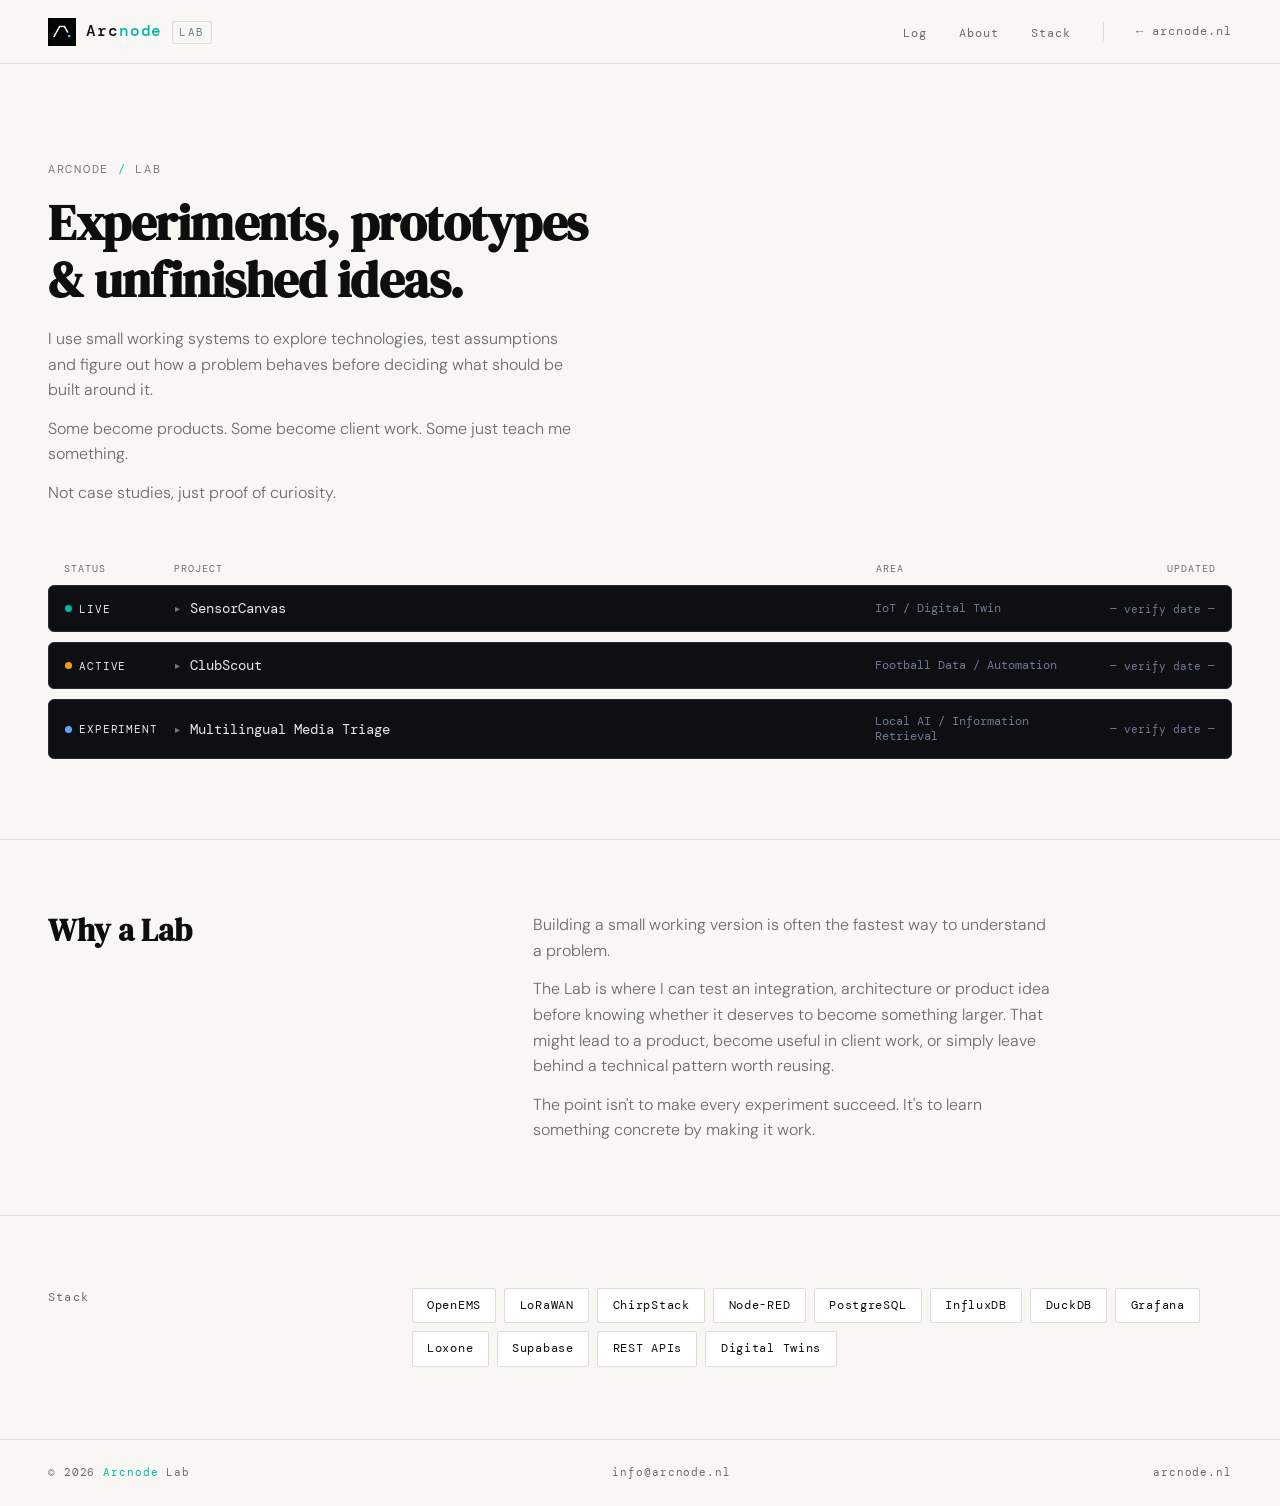
<file: index.html>
<!DOCTYPE html>
<html lang="en">
<head>
    <link rel="icon" type="image/png" href="/flavicon.ico">
    <link rel="apple-touch-icon" href="/flavicon.ico">

    <meta charset="UTF-8">
    <meta name="viewport" content="width=device-width, initial-scale=1.0">

    <title>ArcNode / Lab — Experiments, prototypes & unfinished ideas.</title>
    <meta name="description" content="Experiments, prototypes and unfinished ideas from ArcNode. Not case studies — proof of curiosity.">

    <meta property="og:title" content="ArcNode / Lab">
    <meta property="og:description" content="Experiments, prototypes and unfinished ideas.">
    <meta property="og:type" content="website">
    <meta property="og:url" content="https://lab.arcnode.nl">
    <meta property="og:image" content="https://arcnode.nl/flavicon.ico">

    <link rel="preconnect" href="https://fonts.googleapis.com">
    <link href="https://fonts.googleapis.com/css2?family=DM+Serif+Display:ital@0;1&family=DM+Mono:wght@300;400;500&family=DM+Sans:wght@300;400;500&display=swap" rel="stylesheet">

<style>
  :root {
    /* Shared with arcnode.nl — do not diverge without updating both sites */
    --bg: #f8f7f4;
    --fg: #0e0e0e;
    --teal: #00b8a9;
    --teal-light: #e0f7f5;
    --teal-dark: #007a6e;
    --muted: #6b6b6b;
    --border: #e0ddd8;
    --mono: 'DM Mono', monospace;
    --serif: 'DM Serif Display', serif;
    --sans: 'DM Sans', sans-serif;

    /* Lab-only — the dark panel from arcnode.nl's dashboard mock, promoted from decoration to primary surface */
    --panel: #0d0f12;
    --panel-head: #13171d;
    --panel-border: #252b36;
    --panel-line: #1a1f28;
    --panel-text: #e2e8f0;
    --panel-muted: #6b7a95;

    --live: #00b8a9;
    --active: #f59e0b;
    --experiment: #60a5fa;
    --archived: #6b7a95;
  }

  *, *::before, *::after { box-sizing: border-box; margin: 0; padding: 0; }
  html { scroll-behavior: smooth; }
  body {
    background: var(--bg);
    color: var(--fg);
    font-family: var(--sans);
    font-size: 16px;
    line-height: 1.6;
  }

  @media (prefers-reduced-motion: reduce) {
    * { animation-duration: 0.01ms !important; transition-duration: 0.01ms !important; }
  }

  a { color: inherit; }

  /* NAV */
  nav {
    position: sticky;
    top: 0; left: 0; right: 0;
    z-index: 100;
    display: flex;
    align-items: center;
    justify-content: space-between;
    padding: 1.1rem 3rem;
    background: rgba(248,247,244,0.92);
    backdrop-filter: blur(12px);
    border-bottom: 1px solid var(--border);
  }

  .nav-logo {
    display: flex;
    align-items: baseline;
    gap: 0.6rem;
    text-decoration: none;
  }

  .nav-logo img { height: 28px; width: 28px; object-fit: contain; align-self: center; }

  .nav-logo-text {
    font-family: var(--mono);
    font-size: 1.02rem;
    font-weight: 500;
    letter-spacing: 0.06em;
    color: var(--fg);
  }
  .nav-logo-text span { color: var(--teal); }

  .nav-lab-tag {
    font-family: var(--mono);
    font-size: 0.68rem;
    letter-spacing: 0.14em;
    color: var(--panel-muted);
    border: 1px solid var(--border);
    padding: 0.1rem 0.4rem;
    border-radius: 2px;
  }

  .nav-right { display: flex; align-items: center; gap: 2rem; }

  .nav-links { display: flex; gap: 2rem; list-style: none; }

  .nav-links a, .nav-home {
    font-family: var(--mono);
    font-size: 0.76rem;
    letter-spacing: 0.08em;
    color: var(--muted);
    text-decoration: none;
    transition: color 0.15s;
  }
  .nav-links a:hover, .nav-home:hover { color: var(--teal); }

  .nav-home {
    display: flex;
    align-items: center;
    gap: 0.4rem;
    border-left: 1px solid var(--border);
    padding-left: 2rem;
  }

  /* INTRO — a README header, not a hero */
  .intro {
    padding: 6rem 3rem 3.5rem;
    max-width: 760px;
  }

  .intro-mark {
    font-family: var(--mono);
    font-size: 0.78rem;
    letter-spacing: 0.14em;
    color: var(--muted);
    margin-bottom: 0.9rem;
  }
  .intro-mark span { color: var(--teal); }

  .intro h1 {
    font-family: var(--serif);
    font-size: clamp(2.1rem, 4vw, 3.1rem);
    line-height: 1.15;
    letter-spacing: -0.01em;
    margin-bottom: 1.1rem;
  }

  .intro p {
    color: var(--muted);
    font-weight: 300;
    max-width: 540px;
  }

  .intro p + p { margin-top: 0.8rem; }

  /* LOG — the centerpiece */
  .log-section { padding: 0 3rem 5rem; font-family: var(--mono); color: var(--panel-text); }

  .log-cols {
    display: grid;
    grid-template-columns: 110px 1fr 200px 140px;
    padding: 0 16px 8px;
    font-size: 10px;
    letter-spacing: 0.1em;
    color: var(--muted);
  }

  .log-list {
    display: flex;
    flex-direction: column;
    gap: 10px;
  }

  .log-block {
    background: var(--panel);
    border: 1px solid var(--panel-border);
    border-radius: 6px;
    overflow: hidden;
  }

  .log-row {
    display: grid;
    grid-template-columns: 110px 1fr 200px 140px;
    align-items: center;
    width: 100%;
    padding: 14px 16px;
    border: none;
    background: none;
    font-family: inherit;
    color: inherit;
    text-align: left;
    cursor: pointer;
    transition: background 0.15s;
  }
  .log-row:hover { background: var(--panel-head); }
  .log-block.is-open .log-row { border-bottom: 1px solid var(--panel-border); }

  .status {
    display: flex;
    align-items: center;
    gap: 7px;
    font-size: 11px;
    letter-spacing: 0.08em;
  }
  .status-dot { width: 7px; height: 7px; border-radius: 50%; flex-shrink: 0; }
  .status-dot.hollow { background: transparent; border: 1.5px solid var(--archived); }
  .status.live .status-dot { background: var(--live); }
  .status.active .status-dot { background: var(--active); }
  .status.experiment .status-dot { background: var(--experiment); }
  .status.archived { color: var(--panel-muted); }

  .log-project {
    font-size: 13.5px;
    color: var(--panel-text);
    display: flex;
    align-items: center;
    gap: 10px;
  }
  .log-project .caret {
    font-size: 10px;
    color: var(--panel-muted);
    transition: transform 0.2s;
    display: inline-block;
  }
  .log-row[aria-expanded="true"] .caret { transform: rotate(90deg); }

  .log-area { font-size: 11.5px; color: var(--panel-muted); }
  .log-updated { font-size: 11px; color: var(--panel-muted); text-align: right; }

  .log-detail {
    display: none;
    padding: 4px 16px 20px 40px;
  }
  .log-block.is-open .log-detail { display: block; }

  .log-detail p {
    font-family: var(--sans);
    font-size: 13px;
    line-height: 1.7;
    color: var(--panel-text);
    max-width: 560px;
    margin-bottom: 0.7rem;
  }

  .log-detail .todo-flag {
    font-family: var(--mono);
    font-size: 10.5px;
    color: var(--active);
    letter-spacing: 0.02em;
    margin-bottom: 0.7rem;
    max-width: 560px;
  }

  /* PREVIEW — treated as a lab artefact, not marketing imagery. No device mockups. */
  .preview { margin-bottom: 1.1rem; max-width: 560px; }
  .preview-label {
    font-family: var(--mono);
    font-size: 10px;
    letter-spacing: 0.08em;
    color: var(--panel-muted);
    margin-bottom: 6px;
  }
  .preview-box {
    aspect-ratio: 16 / 10;
    background: var(--panel-head);
    border: 1px dashed var(--panel-border);
    border-radius: 4px;
    display: flex;
    align-items: center;
    justify-content: center;
    text-align: center;
    padding: 1rem;
    font-family: var(--mono);
    font-size: 11px;
    line-height: 1.6;
    color: var(--panel-muted);
  }
  .preview-box img { width: 100%; height: 100%; object-fit: cover; border-radius: 3px; }

  .preview-img {
    display: block;
    width: 100%;
    height: auto;
    border: 1px solid var(--panel-border);
    border-radius: 4px;
  }

  .preview-split { display: grid; grid-template-columns: 2fr 1fr; gap: 10px; align-items: start; }
  .preview-split .preview-box { aspect-ratio: auto; height: 190px; }

  /* Image left, text right — used for SensorCanvas and ClubScout */
  .log-columns {
    display: grid;
    grid-template-columns: minmax(280px, 55%) 1fr;
    gap: 1.75rem;
    align-items: start;
  }
  .log-columns .preview { max-width: none; margin-bottom: 0; }
  .log-columns .log-detail-text p { max-width: none; }

  /* Text pipeline — for experiments with no screenshot yet */
  .pipeline {
    display: flex;
    flex-wrap: wrap;
    align-items: center;
    gap: 6px;
    background: var(--panel-head);
    border: 1px solid var(--panel-border);
    border-radius: 4px;
    padding: 1rem;
    font-family: var(--mono);
    font-size: 10.5px;
    letter-spacing: 0.02em;
  }
  .pipeline-step {
    background: var(--panel);
    border: 1px solid var(--panel-border);
    border-radius: 2px;
    padding: 0.4rem 0.6rem;
    color: var(--panel-text);
  }
  .pipeline-arrow { color: var(--panel-muted); }

  .log-tags { display: flex; flex-wrap: wrap; gap: 0.4rem; margin-bottom: 0.9rem; }
  .log-tag {
    font-size: 10.5px;
    letter-spacing: 0.04em;
    padding: 0.3rem 0.6rem;
    background: var(--panel-head);
    border: 1px solid var(--panel-border);
    border-radius: 2px;
    color: var(--panel-muted);
  }

  .log-action {
    display: inline-flex;
    align-items: center;
    gap: 6px;
    font-family: var(--mono);
    font-size: 11.5px;
    letter-spacing: 0.04em;
    color: var(--live);
    text-decoration: none;
    border-bottom: 1px solid var(--live);
    padding-bottom: 2px;
    width: fit-content;
    transition: opacity 0.15s;
  }
  .log-action:hover { opacity: 0.7; }

  /* MMT DEMO — a generic recreation of a review-queue UI, treated as an embedded artefact */
  .mmt-demo {
    background: #fbfaf7;
    border: 1px solid #e2ded5;
    border-radius: 4px;
    overflow: hidden;
    color: #1a1a1a;
  }

  .mmt-header {
    background: #1c2b3a;
    color: #e8ecf1;
    padding: 0.9rem 1.1rem;
    display: flex;
    justify-content: space-between;
    align-items: baseline;
    flex-wrap: wrap;
    gap: 0.5rem;
  }
  .mmt-brand { display: flex; align-items: baseline; gap: 0.6rem; }
  .mmt-brand-mark {
    font-family: var(--mono);
    font-size: 9.5px;
    letter-spacing: 0.1em;
    color: #8fa4bd;
    border: 1px solid #3a4c60;
    border-radius: 2px;
    padding: 0.1rem 0.35rem;
  }
  .mmt-brand-title { font-family: var(--serif); font-style: italic; font-size: 1.05rem; }
  .mmt-stats { font-family: var(--mono); font-size: 10px; color: #8fa4bd; }
  .mmt-stats span { margin-left: 8px; }

  .mmt-toolbar {
    background: #f2f0ea;
    border-bottom: 1px solid #e2ded5;
    padding: 0.55rem 1.1rem;
    display: flex;
    gap: 0.6rem;
    align-items: center;
  }
  .mmt-select {
    font-family: var(--sans);
    font-size: 11.5px;
    color: #4a463d;
    background: #fff;
    border: 1px solid #d8d3c8;
    border-radius: 3px;
    padding: 0.3rem 0.6rem;
  }
  .mmt-run-btn {
    font-family: var(--sans);
    font-size: 11.5px;
    font-weight: 500;
    color: #fff;
    background: #c9963d;
    border-radius: 3px;
    padding: 0.3rem 0.7rem;
  }

  .mmt-cards { padding: 0.9rem 1.1rem; display: flex; flex-direction: column; gap: 0.7rem; }

  .mmt-card {
    position: relative;
    background: #fff;
    border: 1px solid #e9e5db;
    border-radius: 4px;
    padding: 0.85rem 1rem;
  }

  .mmt-badge {
    position: absolute;
    top: 0.8rem;
    right: 1rem;
    font-family: var(--mono);
    font-size: 8.5px;
    letter-spacing: 0.08em;
    padding: 0.15rem 0.4rem;
    border-radius: 2px;
    border: 1px solid transparent;
  }
  .mmt-badge.confirmed { background: #eef3ee; color: #3f6b52; border-color: #cfe0d3; }
  .mmt-badge.suggested { background: #f2f0ea; color: #7a756b; border-color: #e2ded5; }
  .mmt-badge.uncertain { background: #faf1df; color: #a3762c; border-color: #ecdcb6; }

  .mmt-title {
    display: block;
    font-family: var(--sans);
    font-size: 13.5px;
    font-weight: 500;
    color: #1a1a1a;
    text-decoration: none;
    max-width: 82%;
    line-height: 1.4;
    margin-bottom: 0.4rem;
  }
  .mmt-title:hover { color: var(--teal-dark); text-decoration: underline; }

  .mmt-meta {
    font-family: var(--mono);
    font-size: 10px;
    color: #8a8578;
    display: flex;
    gap: 0.7rem;
    margin-bottom: 0.5rem;
  }
  .mmt-meta strong { color: #4a463d; }

  .log-detail .mmt-reasoning {
    font-family: var(--sans);
    font-style: italic;
    font-size: 12px;
    color: #4a463d;
    background: #f6f4ee;
    border-radius: 3px;
    padding: 0.5rem 0.65rem;
    margin-bottom: 0.5rem;
  }

  .mmt-toggle-original {
    display: inline-block;
    font-family: var(--mono);
    font-size: 10px;
    color: #a3762c;
    text-decoration: underline;
    cursor: pointer;
    margin-bottom: 0.4rem;
  }
  .mmt-original {
    display: none;
  }
  .log-detail .mmt-original {
    font-family: var(--sans);
    font-size: 12px;
    color: #4a463d;
    background: #f6f4ee;
    border-radius: 3px;
    padding: 0.5rem 0.65rem;
    margin-bottom: 0.5rem;
  }
  .mmt-card.show-original .mmt-original { display: block; }

  .mmt-source {
    display: inline-block;
    font-family: var(--sans);
    font-size: 11px;
    color: #6b6b6b;
    text-decoration: underline;
    margin-bottom: 0.6rem;
  }

  .mmt-actions { display: flex; gap: 0.5rem; }
  .mmt-btn {
    font-family: var(--sans);
    font-size: 11px;
    font-weight: 500;
    padding: 0.3rem 0.7rem;
    border-radius: 3px;
    border: 1px solid #d8d3c8;
    color: #4a463d;
  }
  .mmt-btn.confirm { background: #3f6b52; color: #fff; border-color: #3f6b52; }
  .mmt-btn.reject { color: #a3453b; border-color: #e0bdb8; }

  @media (max-width: 720px) {
    .log-cols { display: none; }
    .log-row { grid-template-columns: 1fr; row-gap: 6px; }
    .log-detail { padding-left: 16px; }
    .log-updated { text-align: left; }
    .preview-split { grid-template-columns: 1fr; }
    .log-columns { grid-template-columns: 1fr; }
    .mmt-title { max-width: 100%; }
  }

  /* ABOUT-THE-LAB STRIP */
  .about-lab {
    padding: 4.5rem 3rem;
    border-top: 1px solid var(--border);
    display: grid;
    grid-template-columns: 1fr 1.6fr;
    gap: 3rem;
  }
  .about-lab h2 {
    font-family: var(--serif);
    font-size: clamp(1.5rem, 2.4vw, 2rem);
    line-height: 1.2;
  }
  .about-lab p { color: var(--muted); font-weight: 300; max-width: 520px; }
  .about-lab p + p { margin-top: 0.8rem; }

  /* STACK — same component as arcnode.nl */
  .stack {
    padding: 4.5rem 3rem;
    border-top: 1px solid var(--border);
    display: grid;
    grid-template-columns: 1fr 2.6fr;
    gap: 3rem;
    align-items: start;
  }
  .stack-label { font-family: var(--mono); font-size: 0.75rem; letter-spacing: 0.1em; color: var(--muted); }
  .stack-items { display: flex; flex-wrap: wrap; gap: 0.5rem; }
  .stack-tag {
    font-family: var(--mono);
    font-size: 0.75rem;
    letter-spacing: 0.06em;
    padding: 0.45rem 0.9rem;
    background: #fff;
    border: 1px solid var(--border);
    color: var(--fg);
    border-radius: 2px;
    transition: border-color 0.2s, color 0.2s;
  }
  .stack-tag:hover { border-color: var(--teal); color: var(--teal-dark); }

  /* FOOTER */
  footer {
    padding: 1.5rem 3rem;
    border-top: 1px solid var(--border);
    display: flex;
    justify-content: space-between;
    align-items: center;
    flex-wrap: wrap;
    gap: 0.75rem;
  }
  footer p, footer a {
    font-family: var(--mono);
    font-size: 0.7rem;
    letter-spacing: 0.08em;
    color: var(--muted);
    text-decoration: none;
  }
  footer a:hover { color: var(--teal); }
  footer span { color: var(--teal); }

  /* Keyboard focus visibility */
  a:focus-visible, .log-row:focus-visible { outline: 2px solid var(--teal); outline-offset: 2px; }

  @media (max-width: 900px) {
    nav { padding: 1rem 1.5rem; }
    .nav-links { display: none; }
    .nav-home { padding-left: 1rem; }
    .intro { padding: 4.5rem 1.5rem 2.5rem; }
    .log-section { padding: 0 1.5rem 3.5rem; }
    .about-lab, .stack { grid-template-columns: 1fr; gap: 1.2rem; padding: 3rem 1.5rem; }
    footer { padding: 1.5rem; }
  }
</style>
</head>
<body>

<nav>
  <a href="https://arcnode.nl" class="nav-logo">
    <img src="/arcnode_flavo.png" alt="ArcNode logo">
    <span class="nav-logo-text">Arc<span>node</span></span>
    <span class="nav-lab-tag">LAB</span>
  </a>
  <div class="nav-right">
    <ul class="nav-links">
      <li><a href="#log">Log</a></li>
      <li><a href="#about">About</a></li>
      <li><a href="#stack">Stack</a></li>
    </ul>
    <a href="https://arcnode.nl" class="nav-home">← arcnode.nl</a>
  </div>
</nav>

<!-- INTRO -->
<section class="intro">
  <p class="intro-mark">ARCNODE <span>/</span> LAB</p>
  <h1>Experiments, prototypes<br>& unfinished ideas.</h1>
  <p>I use small working systems to explore technologies, test assumptions and figure out how a problem behaves before deciding what should be built around it.</p>
  <p>Some become products. Some become client work. Some just teach me something.</p>
  <p>Not case studies, just proof of curiosity.</p>
</section>

<!-- LOG -->
<section class="log-section" id="log">
  <div class="log-cols">
    <span>STATUS</span>
    <span>PROJECT</span>
    <span>AREA</span>
    <span style="text-align:right">UPDATED</span>
  </div>

  <div class="log-list">
    <div class="log-block">
      <button class="log-row" aria-expanded="false" onclick="toggleBlock(this)">
        <span class="status live"><span class="status-dot"></span>LIVE</span>
        <span class="log-project"><span class="caret">▸</span>SensorCanvas</span>
        <span class="log-area">IoT / Digital Twin</span>
        <span class="log-updated">— verify date —</span>
      </button>
      <div class="log-detail">
      <div class="log-columns">
      <div class="preview">
        <p class="preview-label">PREVIEW · SENSORCANVAS · LIVE BUILD</p>
        <img class="preview-img" src="sensor_preview.png" alt="SensorCanvas 3D live sensor dashboard showing temperature, humidity and CO2 by zone">
      </div>
      <div class="log-detail-text">
      <p>A live playground for sensor data and digital twins. SensorCanvas started as an experiment in getting physical sensor data all the way from LoRaWAN devices into something that is actually useful to look at. Data is collected, normalised and presented in a live dashboard that mirrors the system being measured.</p>
      <p>The interesting part isn't the dashboard itself, but the chain behind it: device → network → data processing → storage → interface.</p>
      <div class="log-tags">
        <span class="log-tag">LoRaWAN</span>
        <span class="log-tag">ChirpStack</span>
        <span class="log-tag">Node-RED</span>
        <span class="log-tag">InfluxDB</span>
        <span class="log-tag">Digital Twin</span>
      </div>
      <a class="log-action" href="https://sensorcanvas.arcnode.nl/sensor/" target="_blank" rel="noopener">OPEN LIVE EXPERIMENT ↗</a>
      </div>
      </div>
      </div>
    </div>

    <div class="log-block">
      <button class="log-row" aria-expanded="false" onclick="toggleBlock(this)">
        <span class="status active"><span class="status-dot"></span>ACTIVE</span>
        <span class="log-project"><span class="caret">▸</span>ClubScout</span>
        <span class="log-area">Football Data / Automation</span>
        <span class="log-updated">— verify date —</span>
      </button>
      <div class="log-detail">
      <div class="log-columns">
      <div class="preview preview-split">
        <div>
          <p class="preview-label">PREVIEW · CLUBSCOUT · PLAYER PROFILE</p>
          <img class="preview-img" src="player.png" alt="ClubScout player profile card">
        </div>
        <div>
          <p class="preview-label">PREVIEW · CLUBSCOUT · TELEGRAM ALERT</p>
          <img class="preview-img" src="telegram.png" alt="ClubScout Telegram bot notifications about transfer rumours">
        </div>
      </div>
      <div class="log-detail-text">
      <p>A football scouting tool built around a database of roughly 18,000 players. ClubScout explores what happens when player data, transfer information and automated monitoring are brought into one workflow — clubs can inspect player profiles and receive notifications when something relevant changes.</p>
      <p>The profile and the Telegram alert belong to the same system: the interface and the automated notification are two views on one pipeline, not two separate tools.</p>
      <div class="log-tags">
        <span class="log-tag">Next.js</span>
        <span class="log-tag">TypeScript</span>
        <span class="log-tag">PostgreSQL</span>
        <span class="log-tag">Telegram</span>
        <span class="log-tag">Data pipelines</span>
      </div>
      </div>
      </div>
      </div>
    </div>

    <div class="log-block">
      <button class="log-row" aria-expanded="false" onclick="toggleBlock(this)">
        <span class="status experiment"><span class="status-dot"></span>EXPERIMENT</span>
        <span class="log-project"><span class="caret">▸</span>Multilingual Media Triage</span>
        <span class="log-area">Local AI / Information Retrieval</span>
        <span class="log-updated">— verify date —</span>
      </button>
      <div class="log-detail">
      <p class="todo-flag">✎ Derived from a client news-monitoring proof of concept — kept fully generic here, no client name, branding or real data.</p>
      <div class="preview">
        <p class="preview-label">PIPELINE · MULTILINGUAL MEDIA TRIAGE</p>
        <div class="pipeline">
          <span class="pipeline-step">source article</span><span class="pipeline-arrow">→</span>
          <span class="pipeline-step">translation</span><span class="pipeline-arrow">→</span>
          <span class="pipeline-step">classification</span><span class="pipeline-arrow">→</span>
          <span class="pipeline-step">confidence / reasoning</span><span class="pipeline-arrow">→</span>
          <span class="pipeline-step">human review</span>
        </div>
      </div>
      <p>An experiment in finding relevant incidents in multilingual news without asking an AI model to invent the underlying facts. The pipeline collects articles across languages, translates the parts needed for review, applies local language models for relevance classification and structured metadata, and presents candidates for human review.</p>
      <p>The experiment is partly about a boundary: what can safely be automated, and what should remain a human decision?</p>

      <p class="preview-label" style="margin-top:0.4rem;">PREVIEW · GENERIC REVIEW QUEUE · BATTERY &amp; EV SUPPLY CHAIN DEMO</p>
      <div class="mmt-demo">
        <div class="mmt-header">
          <div class="mmt-brand">
            <span class="mmt-brand-mark">DEMO · v1</span>
            <span class="mmt-brand-title">Media Review</span>
          </div>
          <div class="mmt-stats">5 in queue &nbsp; <span>en 3</span> <span>fr 1</span> <span>sv 1</span></div>
        </div>
        <div class="mmt-toolbar">
          <span class="mmt-select">Last 7 days</span>
          <span class="mmt-run-btn">Run new scan</span>
        </div>

        <div class="mmt-cards">

          <article class="mmt-card">
            <span class="mmt-badge confirmed">CONFIRMED</span>
            <a class="mmt-title" href="https://www.energy-storage.news/hithium-signs-e400-million-spain-battery-gigafactory-investment-agreement-after-two-year-courtship/" target="_blank" rel="noopener">Hithium signs €400m Spain battery gigafactory deal</a>
            <div class="mmt-meta"><span>en</span><span>Spain</span><span>2026-04-17</span><span><strong>confidence 8/10</strong></span><span>id: a3f0c1</span></div>
            <p class="mmt-reasoning">New cell manufacturing capacity announced for Navarre, tied to an existing storage-integration partnership.</p>
            <a class="mmt-source" href="https://www.energy-storage.news/hithium-signs-e400-million-spain-battery-gigafactory-investment-agreement-after-two-year-courtship/" target="_blank" rel="noopener">Energy-Storage.News</a>
            <div class="mmt-actions"><span class="mmt-btn confirm">Confirm</span><span class="mmt-btn">Uncertain</span><span class="mmt-btn reject">Reject</span></div>
          </article>

          <article class="mmt-card">
            <span class="mmt-badge confirmed">CONFIRMED</span>
            <a class="mmt-title" href="https://france3-regions.franceinfo.fr/hauts-de-france/nord-0/dunkerque/la-gigafactory-verkor-est-inauguree-pres-de-dunkerque-c-est-le-debut-d-une-nouvelle-ere-industrielle-3265034.html" target="_blank" rel="noopener">Verkor's battery gigafactory opens near Dunkirk</a>
            <div class="mmt-meta"><span>fr</span><span>France</span><span>2025-12-11</span><span><strong>confidence 9/10</strong></span><span>id: 7c2ee1</span></div>
            <p class="mmt-reasoning">First cells produced at a new French site, framed locally as a milestone for European battery sovereignty.</p>
            <a class="mmt-toggle-original">Show original ▾</a>
            <p class="mmt-original">La gigafactory Verkor est inaugurée près de Dunkerque</p>
            <a class="mmt-source" href="https://france3-regions.franceinfo.fr/hauts-de-france/nord-0/dunkerque/la-gigafactory-verkor-est-inauguree-pres-de-dunkerque-c-est-le-debut-d-une-nouvelle-ere-industrielle-3265034.html" target="_blank" rel="noopener">France 3 Régions</a>
            <div class="mmt-actions"><span class="mmt-btn confirm">Confirm</span><span class="mmt-btn">Uncertain</span><span class="mmt-btn reject">Reject</span></div>
          </article>

          <article class="mmt-card">
            <span class="mmt-badge suggested">SUGGESTED</span>
            <a class="mmt-title" href="https://www.automotorsport.se/nyheter/northvolt-kop-klart-lyten-batterifabrik-skelleftea/" target="_blank" rel="noopener">Former Northvolt plant to restart, targeting 600 new hires</a>
            <div class="mmt-meta"><span>sv</span><span>Sweden</span><span>2026-02-27</span><span><strong>confidence 8/10</strong></span><span>id: 9d41b0</span></div>
            <p class="mmt-reasoning">Site changes ownership after last year's bankruptcy; production restart planned under the new buyer.</p>
            <a class="mmt-toggle-original">Show original ▾</a>
            <p class="mmt-original">Northvolt-fabriken räddas – siktar på 600 nyanställningar</p>
            <a class="mmt-source" href="https://www.automotorsport.se/nyheter/northvolt-kop-klart-lyten-batterifabrik-skelleftea/" target="_blank" rel="noopener">Automotorsport.se</a>
            <div class="mmt-actions"><span class="mmt-btn confirm">Confirm</span><span class="mmt-btn">Uncertain</span><span class="mmt-btn reject">Reject</span></div>
          </article>

          <article class="mmt-card">
            <span class="mmt-badge uncertain">UNCERTAIN</span>
            <a class="mmt-title" href="https://balkangreenenergynews.com/protests-in-serbia-against-lithium-mining-to-culminate-in-belgrade-rally/" target="_blank" rel="noopener">Protests in Serbia against lithium mining to culminate in Belgrade rally</a>
            <div class="mmt-meta"><span>en</span><span>Serbia</span><span>2026-06-05</span><span><strong>confidence 7/10</strong></span><span>id: 2f88ae</span></div>
            <p class="mmt-reasoning">Renewed opposition to a major European lithium project — relevant upstream, before it reaches any battery factory.</p>
            <a class="mmt-source" href="https://balkangreenenergynews.com/protests-in-serbia-against-lithium-mining-to-culminate-in-belgrade-rally/" target="_blank" rel="noopener">Balkan Green Energy News</a>
            <div class="mmt-actions"><span class="mmt-btn confirm">Confirm</span><span class="mmt-btn">Uncertain</span><span class="mmt-btn reject">Reject</span></div>
          </article>

          <article class="mmt-card">
            <span class="mmt-badge confirmed">CONFIRMED</span>
            <a class="mmt-title" href="https://www.euronews.com/business/2026/02/07/stellantis-backed-acc-shelves-plans-to-open-battery-gigafactories-in-italy-and-germany" target="_blank" rel="noopener">Stellantis-backed ACC shelves plans for gigafactories in Italy and Germany</a>
            <div class="mmt-meta"><span>en</span><span>Italy</span><span>2026-02-07</span><span><strong>confidence 9/10</strong></span><span>id: 5b01c7</span></div>
            <p class="mmt-reasoning">A previously announced site is being wound down — a useful signal for how many planned gigafactories actually reach production.</p>
            <a class="mmt-source" href="https://www.euronews.com/business/2026/02/07/stellantis-backed-acc-shelves-plans-to-open-battery-gigafactories-in-italy-and-germany" target="_blank" rel="noopener">Euronews</a>
            <div class="mmt-actions"><span class="mmt-btn confirm">Confirm</span><span class="mmt-btn">Uncertain</span><span class="mmt-btn reject">Reject</span></div>
          </article>

        </div>
      </div>
      <p class="todo-flag" style="margin-top:0.8rem;">✎ Real articles, real links — the confidence scores, ids and review badges are illustrative, not output from a real model run.</p>

      <div class="log-tags">
        <span class="log-tag">Python</span>
        <span class="log-tag">Ollama</span>
        <span class="log-tag">Local LLMs</span>
        <span class="log-tag">SQLite</span>
        <span class="log-tag">Multilingual NLP</span>
      </div>
      </div>
    </div>
  </div>
</section>

<!-- ABOUT THE LAB -->
<section class="about-lab" id="about">
  <h2>Why a Lab</h2>
  <div>
    <p>Building a small working version is often the fastest way to understand a problem.</p>
    <p>The Lab is where I can test an integration, architecture or product idea before knowing whether it deserves to become something larger. That might lead to a product, become useful in client work, or simply leave behind a technical pattern worth reusing.</p>
    <p>The point isn't to make every experiment succeed. It's to learn something concrete by making it work.</p>
  </div>
</section>

<!-- STACK -->
<section class="stack" id="stack">
  <p class="stack-label">Stack</p>
  <div class="stack-items">
    <span class="stack-tag">OpenEMS</span>
    <span class="stack-tag">LoRaWAN</span>
    <span class="stack-tag">ChirpStack</span>
    <span class="stack-tag">Node-RED</span>
    <span class="stack-tag">PostgreSQL</span>
    <span class="stack-tag">InfluxDB</span>
    <span class="stack-tag">DuckDB</span>
    <span class="stack-tag">Grafana</span>
    <span class="stack-tag">Loxone</span>
    <span class="stack-tag">Supabase</span>
    <span class="stack-tag">REST APIs</span>
    <span class="stack-tag">Digital Twins</span>
  </div>
</section>

<footer>
  <p>© 2026 <span>Arcnode</span> Lab</p>
  <a href="mailto:info@arcnode.nl">info@arcnode.nl</a>
  <a href="https://arcnode.nl">arcnode.nl</a>
</footer>

<script>
  function toggleBlock(btn) {
    const block = btn.closest('.log-block');
    const expanded = btn.getAttribute('aria-expanded') === 'true';
    document.querySelectorAll('.log-row').forEach(r => r.setAttribute('aria-expanded', 'false'));
    document.querySelectorAll('.log-block').forEach(b => b.classList.remove('is-open'));
    if (!expanded) {
      btn.setAttribute('aria-expanded', 'true');
      block.classList.add('is-open');
    }
  }
  document.querySelectorAll('.log-row').forEach(row => {
    row.addEventListener('keydown', (e) => {
      if (e.key === 'Enter' || e.key === ' ') { e.preventDefault(); toggleBlock(row); }
    });
  });

  // Demo review queue — "Show original" reveal (visual only, no live pipeline behind it)
  document.querySelectorAll('.mmt-toggle-original').forEach(t => {
    t.addEventListener('click', () => t.closest('.mmt-card').classList.toggle('show-original'));
  });
</script>

</body>
</html>
</file>
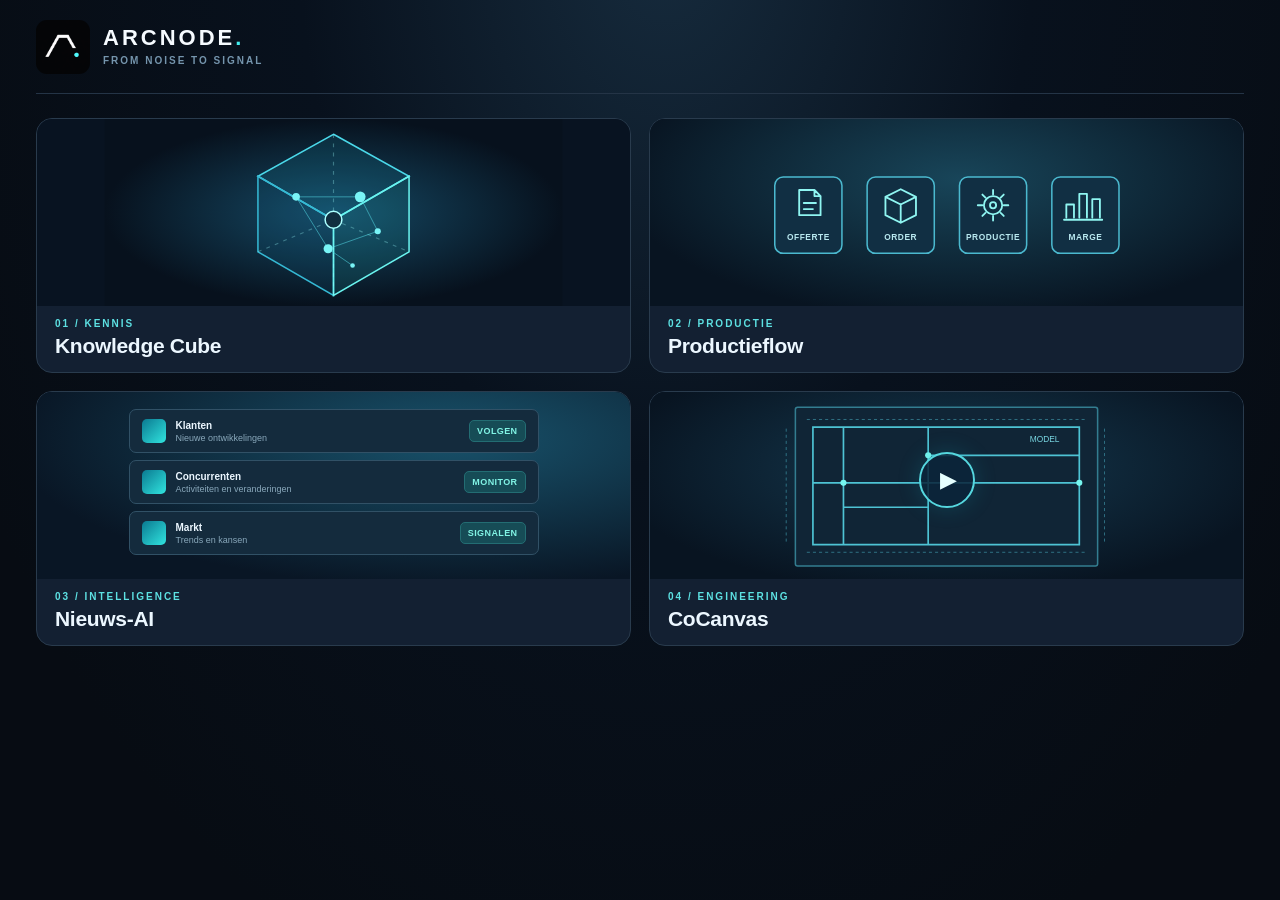
<file: showcase/index.html>
<!DOCTYPE html>
<html lang="nl">
<head>
  <meta charset="UTF-8" />
  <meta name="viewport" content="width=device-width,initial-scale=1,viewport-fit=cover" />
  <meta name="theme-color" content="#070c13" />
  <title>ArcNode</title>
  <link rel="icon" href="assets/arcnode-logo.png" type="image/png" />
  <link rel="manifest" href="manifest.webmanifest?v=2-fullscreen" />
  <link rel="apple-touch-icon" href="assets/pwa-icon-192.png" />
  <link rel="stylesheet" href="assets/app.css?v=16-original-cube" />
  <link rel="stylesheet" href="assets/news.css?v=12" />
  <script defer src="assets/news.js?v=12-hetzner-1"></script>
  <link rel="stylesheet" href="assets/cube.css?v=12" />
  <script defer src="assets/cube.js?v=12"></script>
  <script defer src="assets/app.js?v=16-original-cube"></script>
  <style>
    /* Minimal landing page: brand and four clear, fully clickable previews. */
    #home-view { padding-top: 24px; }
    #home-view .card-information { padding: 12px 18px 14px; display: block; }
    #home-view .card-information small { display: block; font-size: 10px; }
    #home-view .card-information h2 { margin: 5px 0 0; font-size: 21px; line-height: 1.15; }
    @media (max-width: 600px) {
      #home-view { padding-top: 18px; }
      #home-view .card-information { padding: 10px 12px 12px; }
      #home-view .card-information small { font-size: 8px; }
      #home-view .card-information h2 { font-size: 17px; line-height: 1.2; }
    }
  </style>
</head>
<body>
  <div class="app-root">
    <header class="site-header">
      <button id="brand-home" class="brand-mark" type="button" aria-label="Ga naar ArcNode overzicht">
        <img src="assets/arcnode-logo.png" alt="Origineel ArcNode beeldmerk" width="50" height="50" />
        <span class="brand-wordmark">ARCNODE<span class="brand-period">.</span><small>FROM NOISE TO SIGNAL</small></span>
      </button>
    </header>
    <main>
      <section id="home-view" class="view" aria-label="ArcNode hoofdscherm">
        <div class="case-grid">
          <button type="button" class="case-card case-cube" data-case="cube">
            <div class="card-illustration cube-ill">
              <svg viewBox="0 0 600 245" preserveAspectRatio="xMidYMid meet" aria-hidden="true">
                <defs><radialGradient id="cube-glow"><stop stop-color="#154964"/><stop offset="1" stop-color="#07111d"/></radialGradient></defs>
                <rect width="600" height="245" fill="url(#cube-glow)"/>
                <g transform="translate(0,-1)">
                  <polygon points="300,21 399,76 300,133 201,76" fill="#1b99b5" fill-opacity=".14" stroke="#4ad8e9" stroke-width="2"/>
                  <polygon points="201,76 300,133 300,232 201,175" fill="#14779e" fill-opacity=".12" stroke="#35b9d4" stroke-width="2"/>
                  <polygon points="399,76 300,133 300,232 399,175" fill="#24d0d7" fill-opacity=".12" stroke="#6af4ef" stroke-width="2"/>
                  <path d="M300 21V133M201 175L300 133 399 175M300 232V133" stroke="#9cfbfa" stroke-width="1.5" stroke-dasharray="5 7" opacity=".32" fill="none"/>
                  <path d="M251 103L335 103 358 148 293 171 251 103M293 171L325 193" fill="none" stroke="#53d9e3" stroke-opacity=".55" stroke-width="1.3"/>
                  <g fill="#79f4f6"><circle cx="251" cy="103" r="5"/><circle cx="335" cy="103" r="7"/><circle cx="358" cy="148" r="4"/><circle cx="293" cy="171" r="6"/><circle cx="325" cy="193" r="3"/></g>
                  <circle cx="300" cy="133" r="11" fill="#112e40" stroke="#abffff" stroke-width="2"/>
                </g>
              </svg>
              
            </div>
            <div class="card-information"><div><small>01 / KENNIS</small><h2>Knowledge Cube</h2></div></div>
          </button>
          <button type="button" class="case-card case-production" data-case="production">
            <div class="card-illustration production-ill">
              <svg viewBox="0 0 600 245" preserveAspectRatio="xMidYMid meet" aria-hidden="true">
                <defs><linearGradient id="flow-path"><stop stop-color="#2e94b3"/><stop offset="1" stop-color="#74eee1"/></linearGradient></defs>
                <path d="M119 125H481" stroke="url(#flow-path)" stroke-width="3" stroke-dasharray="6 7" opacity=".76" />
                <g stroke="#4bb9cf" stroke-width="2" fill="#112f43">
                  <rect x="75" y="76" width="88" height="100" rx="11"/>
                  <rect x="196" y="76" width="88" height="100" rx="11"/>
                  <rect x="317" y="76" width="88" height="100" rx="11"/>
                  <rect x="438" y="76" width="88" height="100" rx="11"/>
                </g>
                <g fill="none" stroke="#8ff5f1" stroke-width="2.4" stroke-linecap="round" stroke-linejoin="round">
                  <path d="M107 93h20l8 8v25h-28z M127 93v8h8 M113 110h16 M113 118h12"/>
                  <path d="M220 102l20-10 20 10v24l-20 10-20-10z M220 102l20 10 20-10 M240 112v24"/>
                  <circle cx="361" cy="113" r="12"/><circle cx="361" cy="113" r="4"/><path d="M361 93v6 M361 127v6 M341 113h6 M375 113h6 M347 99l4 4 M371 123l4 4 M375 99l-4 4 M351 123l-4 4"/>
                  <path d="M457 129v-17h10v17 M474 129V98h10v31 M491 129v-24h10v24 M454 132h50"/>
                </g>
                <g font-size="11" fill="#b9e9f0" text-anchor="middle" font-family="Arial,sans-serif" font-weight="700" letter-spacing=".7">
                  <text x="119" y="158">OFFERTE</text><text x="240" y="158">ORDER</text>
                  <text x="361" y="158">PRODUCTIE</text><text x="482" y="158">MARGE</text>
                </g>
              </svg>
            </div>
            <div class="card-information"><div><small>02 / PRODUCTIE</small><h2>Productieflow</h2></div></div>
          </button>
          <button type="button" class="case-card case-news" data-case="news">
            <div class="card-illustration news-ill"><div class="news-pulse"><div class="news-item"><i aria-hidden="true"></i><div><b>Klanten</b><small>Nieuwe ontwikkelingen</small></div><strong>VOLGEN</strong></div><div class="news-item"><i aria-hidden="true"></i><div><b>Concurrenten</b><small>Activiteiten en veranderingen</small></div><strong>MONITOR</strong></div><div class="news-item"><i aria-hidden="true"></i><div><b>Markt</b><small>Trends en kansen</small></div><strong>SIGNALEN</strong></div></div></div>
            <div class="card-information"><div><small>03 / INTELLIGENCE</small><h2>Nieuws-AI</h2></div></div>
          </button>
          <button type="button" class="case-card case-cocanvas" data-case="cocanvas">
            <div class="card-illustration cocanvas-ill"><div class="schematic">
              <svg viewBox="0 0 560 245" preserveAspectRatio="xMidYMid meet" aria-hidden="true">
                <rect x="82" y="20" width="396" height="208" rx="3" fill="#102536" stroke="#337d90" stroke-width="2"/>
                <g fill="none" stroke="#4ec3d4" stroke-width="2.2"><path d="M105 46H454V200H105ZM145 46V200M256 46V200M105 119H454M256 83H454M145 151H256"/></g>
                <g fill="none" stroke="#39869a" stroke-width="1" stroke-dasharray="4 4"><path d="M97 36H464M97 210H464M70 48V200M487 48V200"/></g>
                <g fill="#76f6ef"><circle cx="145" cy="119" r="4"/><circle cx="256" cy="83" r="4"/><circle cx="454" cy="119" r="4"/></g>
                <text x="389" y="65" fill="#7ad9e4" font-size="11">MODEL</text>
              </svg><span class="video-play">▶</span></div></div>
            <div class="card-information"><div><small>04 / ENGINEERING</small><h2>CoCanvas</h2></div></div>
          </button>
        </div>
      </section>
      <section id="detail-view" class="view is-hidden" aria-label="Geselecteerde toepassing">
        <div class="detail-toolbar"><button id="go-home" class="back-button" type="button">← Terug naar overzicht</button><span id="detail-kicker" class="detail-kicker"></span></div>
        <div class="detail-heading"><div><h1 id="detail-title"></h1><p id="detail-subtitle"></p></div><div class="detail-tag">ARCNODE / DEMO</div></div>
        <div id="detail-body"></div>
      </section>
    </main>
  </div>
</body>
</html>
</file>
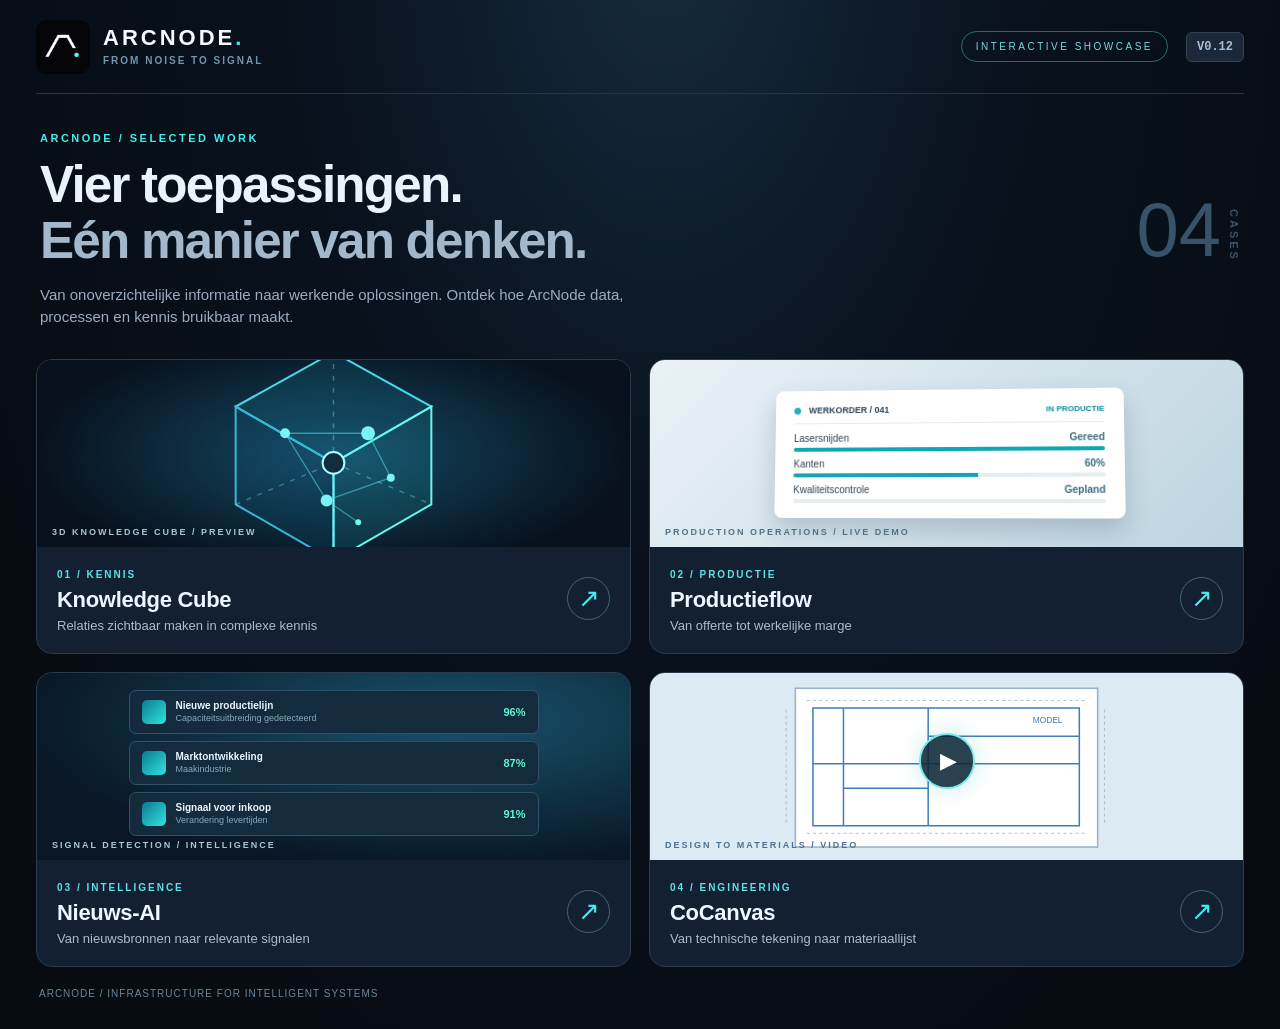
<file: showcase/showcase/index.html>
<!DOCTYPE html>
<html lang="nl">
<head>
  <meta charset="UTF-8" />
  <meta name="viewport" content="width=device-width,initial-scale=1,viewport-fit=cover" />
  <meta name="theme-color" content="#070c13" />
  <title>ArcNode — Showcase v0.12</title>
  <link rel="icon" href="assets/arcnode-logo.png" type="image/png" />
  <link rel="stylesheet" href="assets/app.css?v=12" />
  <link rel="stylesheet" href="assets/news.css?v=12" />
  <script defer src="assets/news.js?v=12-hetzner-1"></script>
  <link rel="stylesheet" href="assets/cube.css?v=12" />
  <script defer src="assets/cube.js?v=12"></script>
  <script defer src="assets/app.js?v=12"></script>
</head>
<body>
  <div class="app-root">
    <header class="site-header">
      <button id="brand-home" class="brand-mark" type="button" aria-label="Ga naar ArcNode overzicht">
        <img src="assets/arcnode-logo.png" alt="Origineel ArcNode beeldmerk" width="50" height="50" />
        <span class="brand-wordmark">ARCNODE<span class="brand-period">.</span><small>FROM NOISE TO SIGNAL</small></span>
      </button>
      <div class="header-right"><span class="header-label">INTERACTIVE SHOWCASE</span><span id="version-label" class="version-label">V0.12</span></div>
    </header>
    <main>
      <section id="home-view" class="view" aria-label="ArcNode hoofdscherm">
        <div class="home-heading">
          <div><div class="overline">ARCNODE / SELECTED WORK</div><h1>Vier toepassingen.<br /><span>Eén manier van denken.</span></h1>
          <p>Van onoverzichtelijke informatie naar werkende oplossingen. Ontdek hoe ArcNode data, processen en kennis bruikbaar maakt.</p></div>
          <div class="home-counter"><strong>04</strong><span>CASES</span></div>
        </div>
        <div class="case-grid">
          <button type="button" class="case-card case-cube" data-case="cube">
            <div class="card-illustration cube-ill">
              <svg viewBox="0 0 600 245" preserveAspectRatio="xMidYMid slice" aria-hidden="true">
                <defs><radialGradient id="cube-glow"><stop stop-color="#154964"/><stop offset="1" stop-color="#07111d"/></radialGradient></defs>
                <rect width="600" height="245" fill="url(#cube-glow)"/>
                <g transform="translate(0,-1)">
                  <polygon points="300,21 399,76 300,133 201,76" fill="#1b99b5" fill-opacity=".14" stroke="#4ad8e9" stroke-width="2"/>
                  <polygon points="201,76 300,133 300,232 201,175" fill="#14779e" fill-opacity=".12" stroke="#35b9d4" stroke-width="2"/>
                  <polygon points="399,76 300,133 300,232 399,175" fill="#24d0d7" fill-opacity=".12" stroke="#6af4ef" stroke-width="2"/>
                  <path d="M300 21V133M201 175L300 133 399 175M300 232V133" stroke="#9cfbfa" stroke-width="1.5" stroke-dasharray="5 7" opacity=".32" fill="none"/>
                  <path d="M251 103L335 103 358 148 293 171 251 103M293 171L325 193" fill="none" stroke="#53d9e3" stroke-opacity=".55" stroke-width="1.3"/>
                  <g fill="#79f4f6"><circle cx="251" cy="103" r="5"/><circle cx="335" cy="103" r="7"/><circle cx="358" cy="148" r="4"/><circle cx="293" cy="171" r="6"/><circle cx="325" cy="193" r="3"/></g>
                  <circle cx="300" cy="133" r="11" fill="#112e40" stroke="#abffff" stroke-width="2"/>
                </g>
              </svg>
              <span class="vis-caption">3D KNOWLEDGE CUBE / PREVIEW</span>
            </div>
            <div class="card-information"><div><small>01 / KENNIS</small><h2>Knowledge Cube</h2><p>Relaties zichtbaar maken in complexe kennis</p></div><span class="card-go">↗</span></div>
          </button>
          <button type="button" class="case-card case-production" data-case="production">
            <div class="card-illustration production-ill"><div class="mini-workstation"><div class="mini-head"><span class="mini-dot"></span><span>WERKORDER / 041</span><span class="mini-status">IN PRODUCTIE</span></div><div class="mini-row"><span>Lasersnijden</span><b>Gereed</b></div><div class="mini-bar"><i style="width:100%"></i></div><div class="mini-row"><span>Kanten</span><b>60%</b></div><div class="mini-bar"><i style="width:60%"></i></div><div class="mini-row"><span>Kwaliteitscontrole</span><b>Gepland</b></div><div class="mini-bar"><i style="width:0%"></i></div></div><span class="vis-caption">PRODUCTION OPERATIONS / LIVE DEMO</span></div>
            <div class="card-information"><div><small>02 / PRODUCTIE</small><h2>Productieflow</h2><p>Van offerte tot werkelijke marge</p></div><span class="card-go">↗</span></div>
          </button>
          <button type="button" class="case-card case-news" data-case="news">
            <div class="card-illustration news-ill"><div class="news-pulse"><div class="news-item"><i></i><div><b>Nieuwe productielijn</b><small>Capaciteitsuitbreiding gedetecteerd</small></div><strong>96%</strong></div><div class="news-item"><i></i><div><b>Marktontwikkeling</b><small>Maakindustrie</small></div><strong>87%</strong></div><div class="news-item"><i></i><div><b>Signaal voor inkoop</b><small>Verandering levertijden</small></div><strong>91%</strong></div></div><span class="vis-caption">SIGNAL DETECTION / INTELLIGENCE</span></div>
            <div class="card-information"><div><small>03 / INTELLIGENCE</small><h2>Nieuws-AI</h2><p>Van nieuwsbronnen naar relevante signalen</p></div><span class="card-go">↗</span></div>
          </button>
          <button type="button" class="case-card case-cocanvas" data-case="cocanvas">
            <div class="card-illustration cocanvas-ill"><div class="schematic"><svg viewBox="0 0 560 245" preserveAspectRatio="xMidYMid meet" aria-hidden="true"><rect x="82" y="20" width="396" height="208" fill="white" stroke="#96b2ce" stroke-width="2"/><g fill="none" stroke="#417eb9" stroke-width="2"><path d="M105 46H454V200H105ZM145 46V200M256 46V200M105 119H454M256 83H454M145 151H256"/></g><g fill="none" stroke="#98b4ca" stroke-width="1" stroke-dasharray="4 4"><path d="M97 36H464M97 210H464M70 48V200M487 48V200"/></g><text x="393" y="65" fill="#4375aa" font-size="11">MODEL</text></svg><span class="video-play">▶</span></div><span class="vis-caption">DESIGN TO MATERIALS / VIDEO</span></div>
            <div class="card-information"><div><small>04 / ENGINEERING</small><h2>CoCanvas</h2><p>Van technische tekening naar materiaallijst</p></div><span class="card-go">↗</span></div>
          </button>
        </div>
        <footer class="home-footer"><span>ARCNODE / INFRASTRUCTURE FOR INTELLIGENT SYSTEMS</span><span></span></footer>
      </section>
      <section id="detail-view" class="view is-hidden" aria-label="Geselecteerde toepassing">
        <div class="detail-toolbar"><button id="go-home" class="back-button" type="button">← Terug naar overzicht</button><span id="detail-kicker" class="detail-kicker"></span></div>
        <div class="detail-heading"><div><h1 id="detail-title"></h1><p id="detail-subtitle"></p></div><div class="detail-tag">ARCNODE / DEMO</div></div>
        <div id="detail-body"></div>
      </section>
    </main>
  </div>
</body>
</html>
</file>
<file: showcase/assets/app.css>
:root{font-family:Inter,"Segoe UI",Arial,sans-serif;font-synthesis:none;color:#e9f3fc;background:#070c13;--accent:#42edee;--muted:#9bacc0;--border:#25374b;--ink:#152b3e}*{box-sizing:border-box}body{margin:0;min-height:100vh;background:radial-gradient(ellipse at 52% -7%,#162b3d 0%,#08111d 39%,#070c13 83%)}button,input,select,textarea{font:inherit}button{cursor:pointer}button:focus-visible,input:focus-visible,textarea:focus-visible{outline:3px solid #23d4dc;outline-offset:3px}.app-root{max-width:1440px;margin:0 auto;padding:0 36px 30px}.site-header{min-height:94px;display:flex;align-items:center;justify-content:space-between;border-bottom:1px solid #243446;gap:12px}.brand-mark{display:flex;align-items:center;gap:13px;background:none;color:#f6fbff;border:0;padding:0}.brand-mark img{width:54px;height:54px;object-fit:contain;border-radius:11px}.brand-wordmark{font-weight:700;font-size:22px;letter-spacing:3px;text-align:left;line-height:1.05}.brand-period{color:var(--accent)}.brand-wordmark small{display:block;margin-top:7px;font-size:10px;color:#7595ad;letter-spacing:2.0px;font-weight:600}.header-right{display:flex;align-items:center;gap:18px}.header-label{font-size:10px;letter-spacing:2.5px;color:#74dadd;border:1px solid #286877;padding:9px 14px;border-radius:30px}.version-label{font:700 12px/1 monospace;color:#adbece;background:#1b2839;border:1px solid #324354;border-radius:6px;padding:8px 10px}.view{padding-top:30px}.is-hidden{display:none!important}.home-heading{display:flex;justify-content:space-between;align-items:center;margin:8px 4px 30px}.overline{font-size:11px;color:var(--accent);letter-spacing:2.5px;font-weight:700}.home-heading h1{font-size:clamp(30px,4vw,52px);line-height:1.1;letter-spacing:-1.8px;margin:13px 0 14px;font-weight:650}.home-heading h1 span{color:#a4b8cb}.home-heading p{max-width:650px;color:var(--muted);line-height:1.5;font-size:15px;margin:0}.home-counter{display:flex;align-items:end;gap:7px;color:#385369}.home-counter strong{font-size:76px;line-height:.9;font-weight:300}.home-counter span{font-size:11px;font-weight:600;letter-spacing:3px;writing-mode:vertical-rl;padding-bottom:3px}.case-grid{display:grid;grid-template-columns:repeat(2,minmax(0,1fr));gap:18px}.case-card{text-align:left;color:#ecf7ff;border:1px solid #293b4d;background:#132032;border-radius:16px;overflow:hidden;transition:transform .2s,border-color .2s,box-shadow .2s;padding:0;min-width:0}.case-card:hover{transform:translateY(-3px);border-color:var(--accent);box-shadow:0 10px 32px #00e6ea14}.card-illustration{height:187px;position:relative;overflow:hidden}.card-illustration .vis-caption{position:absolute;bottom:10px;left:15px;color:#a9c5d3;font-size:9px;letter-spacing:2px;font-weight:650}.cube-ill{background:#081321}.cube-ill svg{width:100%;height:100%}.connections{animation:move-lines 8s linear infinite}.glow-nodes circle{transform-box:fill-box;transform-origin:center;animation:pulse 3s ease-in-out infinite}.glow-nodes circle:nth-child(even){animation-delay:-1.25s}.production-ill{background:linear-gradient(135deg,#e9f2f7,#bed4e0);display:flex;align-items:center;justify-content:center}.production-ill .vis-caption{color:#527386}.mini-workstation{width:min(78%,350px);padding:15px 19px;background:white;border-radius:8px;box-shadow:0 12px 25px #213b5536;color:#304458;transform:perspective(700px) rotateX(4deg) rotateY(-4deg)}.mini-head{display:flex;align-items:center;gap:8px;font-size:9px;font-weight:700;border-bottom:1px solid #e6ebef;padding-bottom:8px;margin-bottom:9px}.mini-dot{width:7px;height:7px;border-radius:50%;background:#20b1c0}.mini-status{margin-left:auto;font-size:8px;color:#038f9c}.mini-row{display:flex;justify-content:space-between;margin-top:7px;font-size:10px}.mini-row b{color:#396d7f}.mini-bar{height:4px;background:#e6edf2;border-radius:6px;margin-top:4px;overflow:hidden}.mini-bar i{display:block;background:#10a7b4;height:100%}.news-ill{background:radial-gradient(ellipse at 70% 25%,#18526b,#091625 75%);display:flex;align-items:center;justify-content:center}.news-pulse{width:min(82%,410px)}.news-item{background:#142b3d;border:1px solid #315166;border-radius:7px;margin-bottom:7px;padding:9px 12px;display:flex;align-items:center;gap:10px;animation:news-arrive 6s ease-in-out infinite}.news-item:nth-child(2){animation-delay:-2s}.news-item:nth-child(3){animation-delay:-4s}.news-item>i{width:24px;height:24px;flex:none;border-radius:5px;background:linear-gradient(135deg,#0a7a91,#31e4df)}.news-item>div{display:grid;gap:2px;flex:1}.news-item b{font-size:10px}.news-item small{font-size:9px;color:#89a8bb}.news-item strong{font-size:11px;color:#64f6d3}.cocanvas-ill{background:#dceaf3}.cocanvas-ill .vis-caption{color:#4e7190}.schematic{position:absolute;inset:0;display:flex;justify-content:center}.schematic svg{height:100%;width:100%}.video-play{position:absolute;left:50%;top:47%;transform:translate(-50%,-50%);display:grid;place-items:center;width:56px;height:56px;background:#0a2536dd;border:2px solid #79e6e9;border-radius:50%;font-size:22px;color:white;padding-left:3px;box-shadow:0 0 22px #11a4b53b}.card-information{padding:17px 20px 20px;display:flex;align-items:center;justify-content:space-between;gap:20px}.card-information small{font-size:10px;color:#5de1e3;letter-spacing:2px;font-weight:700}.card-information h2{margin:5px 0 5px;font-size:22px;letter-spacing:-.3px}.card-information p{margin:0;color:#a9bdce;font-size:13px}.card-go{border:1px solid #426477;border-radius:50%;width:43px;height:43px;display:grid;place-items:center;color:var(--accent);font-size:26px;flex-shrink:0}.home-footer{padding:21px 3px 0;display:flex;justify-content:space-between;gap:12px;font-size:10px;letter-spacing:1px;color:#6a859a}.detail-toolbar{display:flex;justify-content:space-between;align-items:center;margin-bottom:19px}.back-button{border:1px solid #365168;border-radius:8px;color:#77eff0;background:#101b2b;padding:12px 15px;font-size:13px}.back-button:hover{border-color:var(--accent)}.detail-kicker,.detail-tag{font-size:10px;letter-spacing:2px;color:#83a2b8}.detail-heading{display:flex;justify-content:space-between;align-items:center;margin-bottom:22px;gap:16px}.detail-heading h1{font-size:32px;margin:0 0 5px;letter-spacing:-.6px}.detail-heading p{color:#a0b5c8;font-size:14px;line-height:1.5;margin:0}.detail-tag{border:1px solid #2d4657;border-radius:30px;padding:9px 12px}.production-frame{background:#edf2f6;border-radius:14px;overflow:hidden;color:var(--ink);border:1px solid #bad0df;box-shadow:0 18px 48px #0005}.production-top{display:flex;justify-content:space-between;align-items:center;padding:14px 25px;background:#fff;border-bottom:1px solid #d5e1e9}.production-top strong{font-size:14px;color:#1c4057;letter-spacing:.3px}.production-top small{font-size:11px;color:#608298}.production-top .prod-badge{font-size:10px;font-weight:700;letter-spacing:1px;color:#047f83;background:#ddf7f4;border-radius:20px;padding:8px 12px}.steps{display:grid;grid-template-columns:repeat(4,minmax(0,1fr));gap:0;background:#f5f9fb;border-bottom:1px solid #d4e0e7}.step{min-width:0;display:flex;align-items:center;gap:9px;padding:17px 18px;border-bottom:3px solid transparent;color:#7a93a7;font-size:12px;font-weight:700}.step span{display:grid;place-items:center;width:28px;height:28px;border:1px solid #cfdae3;border-radius:50%;font-size:11px;flex:none}.step.active{background:#e3f7f8;border-bottom-color:#11b1ba;color:#105c6d}.step.active span{background:#1a9aa8;color:#fff;border-color:#1a9aa8}.step.completed span{background:#cff2ee;border-color:#acf0e6;color:#098879}.work-area{padding:24px 25px 28px;min-height:455px}.work-title{display:flex;justify-content:space-between;align-items:start;gap:16px;margin-bottom:22px}.work-title .meta{font-size:10px;color:#537d92;letter-spacing:1.7px;font-weight:700}.work-title h2{font-size:27px;color:#18344a;letter-spacing:-.7px;margin:5px 0 6px}.work-title p{font-size:13px;line-height:1.5;color:#658195;max-width:780px;margin:0}.work-title .status{background:#def4f4;color:#117984;border-radius:30px;font-size:11px;padding:9px 13px;font-weight:700;white-space:nowrap}.two-col{display:grid;grid-template-columns:minmax(0,1.55fr) minmax(295px,1fr);gap:20px}.white-panel{background:#fff;border:1px solid #d6e1e9;border-radius:11px;padding:21px}.white-panel h3{margin:0 0 17px;font-size:15px;color:#18364a;display:flex;justify-content:space-between}.white-panel h3 small{font-weight:500;color:#718a9c;font-size:11px}.form-grid{display:grid;grid-template-columns:repeat(2,minmax(0,1fr));gap:15px}.form-field{display:flex;flex-direction:column;gap:7px;font-size:12px;color:#546f82;font-weight:650;min-width:0}.form-field input,.form-field textarea{width:100%;background:#f9fbfd;border:1px solid #bfcfdc;border-radius:7px;padding:11px 12px;color:#1d4055;min-height:41px}.form-field input:focus,.form-field textarea:focus{border-color:#0da4ab}.form-field textarea{min-height:92px;resize:vertical}.full-span{grid-column:1/-1}.formula-note{border-top:1px solid #e3edf1;padding-top:14px;margin-top:18px;font-size:11px;color:#7890a0;line-height:1.5}.cost-line,.margin-line{display:flex;justify-content:space-between;align-items:center;gap:10px;padding:10px 0;font-size:13px;border-bottom:1px solid #ebeff3}.cost-line span{color:#637f90}.cost-line strong{color:#244257;white-space:nowrap}.total-line{background:#e9f8f8;border-radius:9px;padding:18px 15px;margin-top:16px}.total-line small{display:block;color:#548491;font-size:11px;margin-bottom:4px}.total-line strong{font-size:29px;color:#0d6f7c;letter-spacing:-.4px}.summary-sub{margin-top:12px;display:flex;justify-content:space-between;gap:10px;font-size:13px;color:#55768a}.summary-sub b{color:#207481}.action-row{display:flex;gap:12px;align-items:center;justify-content:flex-end;margin-top:22px;flex-wrap:wrap}.action-primary,.action-ghost,.action-soft{border-radius:8px;padding:13px 18px;font-size:13px;font-weight:700;border:1px solid transparent}.action-primary{background:#088a94;border-color:#088a94;color:white}.action-primary:hover{background:#04737d}.action-ghost{border-color:#bfd0dd;color:#386176;background:white}.action-soft{background:#e6f4f6;color:#0b7380;border-color:#bce3e6}.kpi-grid{display:grid;grid-template-columns:repeat(3,minmax(0,1fr));gap:12px;margin-bottom:18px}.kpi{border:1px solid #d6e1e8;background:#fff;border-radius:9px;padding:16px 18px}.kpi small{display:block;color:#72899a;font-size:11px;margin-bottom:7px}.kpi strong{color:#163e50;font-size:22px}.process-route{display:grid;gap:10px}.route-row{display:flex;align-items:center;gap:12px;background:#fff;border:1px solid #dae6ed;border-radius:9px;padding:14px 16px}.route-row .route-number{display:grid;place-items:center;border-radius:7px;background:#dbf5f4;color:#13888d;font-weight:700;width:35px;height:35px;font-size:12px}.route-row div{flex:1}.route-row b{display:block;font-size:13px;color:#254458}.route-row small{color:#6c899b;font-size:11px}.route-row .route-time{color:#3b7887;font-size:12px}.instruction{border-left:3px solid #23afba;background:#e7f7f8;padding:13px;color:#476e7e;font-size:12px;margin-top:16px}.breakdown{width:100%;border-collapse:collapse;font-size:13px}.breakdown th{text-align:right;background:#e9f2f6;color:#537a8e;font-size:11px;padding:12px}.breakdown td{padding:14px 12px;text-align:right;border-bottom:1px solid #e8eef2;color:#274b60}.breakdown th:first-child,.breakdown td:first-child{text-align:left}.breakdown tfoot td{background:#eaf6f6;font-weight:800}.warning{color:#bd6337!important}.positive{color:#09887c!important}.note-card{background:#ecf4f8;border:1px solid #d0e0e8;border-radius:10px;padding:17px;font-size:12px;line-height:1.6;color:#5a788a}.actual-grid{display:grid;grid-template-columns:repeat(2,minmax(0,1fr));gap:18px}.margin-summary{display:grid;grid-template-columns:repeat(3,minmax(0,1fr));gap:12px;margin-bottom:20px}.margin-box{background:#fff;border:1px solid #d6e1e9;border-radius:10px;padding:17px}.margin-box small{display:block;color:#678496;font-size:11px;margin-bottom:8px}.margin-box strong{font-size:23px;color:#1b4258}.case-placeholder{min-height:400px;background:radial-gradient(ellipse at 54% 40%,#17314a,#0a1827 70%);border:1px solid #2d455b;border-radius:14px;display:flex;flex-direction:column;justify-content:center;align-items:center;text-align:center;padding:35px;gap:16px}.case-placeholder h2{font-size:26px;margin:0}.case-placeholder p{max-width:610px;font-size:14px;color:#b7c7d7;line-height:1.65;margin:0}.case-placeholder .placeholder-label{font-size:10px;letter-spacing:2px;color:#7deded;border:1px solid #337e84;border-radius:20px;padding:9px 14px}.placeholder-icon{font-size:56px;line-height:1;color:#4cecf2}.news-demo{background:#edf3f7;color:#1b3850;padding:24px;border-radius:14px;min-height:390px}.news-heading{display:flex;justify-content:space-between;align-items:center;gap:10px}.news-heading h2{margin:0;font-size:22px}.news-heading small{color:#5e879c}.topic-buttons{display:flex;flex-wrap:wrap;gap:10px;margin:18px 0}.topic-buttons button{border:1px solid #bed0dc;background:white;color:#41687d;border-radius:7px;padding:10px 14px;font-size:12px}.topic-buttons button.selected{background:#056f83;color:white;border-color:#056f83}.story-grid{display:grid;grid-template-columns:repeat(2,minmax(0,1fr));gap:14px}.story{background:#fff;border:1px solid #d2e1ea;border-radius:10px;padding:19px}.story small{font-size:11px;color:#008e93;font-weight:700}.story h3{font-size:17px;margin:9px 0}.story p{font-size:13px;color:#647d8c;line-height:1.45}.story footer{font-size:11px;color:#8aa1b0;border-top:1px solid #e1eaef;padding-top:12px;margin-top:15px}.video-area{min-height:400px;background:#e8f1f7;border-radius:14px;display:grid;place-items:center;color:#2b5978;text-align:center;padding:28px}.video-area h2{font-size:28px;margin:0 0 8px}.video-area p{max-width:580px;line-height:1.6;margin:0 auto;color:#68869b}.video-area video{width:100%;max-height:650px}.product-footer{padding:17px 24px;color:#92a8ba;display:flex;justify-content:space-between;gap:10px;font-size:10px;letter-spacing:1px}.product-footer b{color:#53e5e5}.focus-num{font-variant-numeric:tabular-nums}@keyframes move-lines{to{stroke-dashoffset:-90}}@keyframes pulse{50%{opacity:.6;transform:scale(1.18)}}@keyframes news-arrive{50%{transform:translateX(5px);border-color:#4398a6}}
@media(max-width:850px){.app-root{padding:0 18px 22px}.card-illustration{height:152px}.home-counter{display:none}.two-col{grid-template-columns:1fr}.work-area{padding:17px}.steps .step{padding:11px 9px;font-size:11px;gap:5px}.step span{width:23px;height:23px}.detail-heading h1{font-size:28px}.work-title h2{font-size:25px}}
@media(max-width:600px){.site-header{min-height:75px}.brand-mark img{width:42px;height:42px}.brand-wordmark{font-size:16px;letter-spacing:2px}.brand-wordmark small{font-size:7px}.header-label{display:none}.home-heading h1{font-size:31px}.case-grid{gap:10px}.card-illustration{height:135px}.card-information{padding:12px}.card-information h2{font-size:17px}.card-information p{font-size:11px}.card-information small{font-size:8px;letter-spacing:1px}.card-go{display:none}.home-footer{display:block;font-size:9px;line-height:1.8}.detail-tag{display:none}.step{justify-content:center;flex-direction:column;text-align:center;gap:5px!important;padding:10px 4px!important;font-size:10px!important}.production-top{padding:13px}.production-top small{display:none}.work-title{flex-direction:column}.form-grid,.actual-grid{grid-template-columns:1fr}.kpi-grid,.margin-summary{grid-template-columns:repeat(2,minmax(0,1fr))}.kpi strong,.margin-box strong{font-size:18px}.story-grid{grid-template-columns:1fr}.breakdown{font-size:11px}.breakdown th,.breakdown td{padding:10px 5px}.product-footer{display:block}}
@media(prefers-reduced-motion:reduce){.case-card,.connections,.glow-nodes circle,.news-item{animation:none!important;transition:none!important}}
@media(max-width:600px){.detail-toolbar{align-items:flex-start;flex-direction:column;gap:11px}.step{overflow-wrap:anywhere;min-width:0;font-size:9px!important}.product-footer span{display:block;margin-top:5px}}

/* CoCanvas: grote, automatisch herhalende video met HTM-context eronder. */
.cocanvas-video-area{min-height:0;display:block;padding:12px;text-align:left}
.cocanvas-video-area video{display:block;width:100%;max-height:650px;height:auto;object-fit:contain;border-radius:8px;background:#fff}
.cocanvas-context{margin-top:18px;padding:24px 28px;border:1px solid #2d4657;border-radius:14px;background:#111e2e;color:#e9f3fc}
.cocanvas-context h2{font-size:21px;line-height:1.3;margin:0 0 15px}
.cocanvas-context p{color:#b7c9d8;font-size:14px;line-height:1.65;margin:0 0 13px;max-width:100ch}
.cocanvas-context p:last-child{margin-bottom:0}
.cocanvas-context strong{color:#f3f9fd}
@media(max-width:850px){.cocanvas-video-area{padding:7px}.cocanvas-context{padding:17px 19px}.cocanvas-context h2{font-size:18px}.cocanvas-context p{font-size:13px}}

/* Tablet showcase v0.7: detail views give priority to the actual demonstrator. */
.app-root.in-detail .site-header { display: none; }
.app-root.in-detail #detail-view { padding-top: 9px; }
.app-root.in-detail .detail-toolbar { margin-bottom: 12px; }
#detail-view.compact-detail .detail-heading,
#detail-view.compact-detail .detail-kicker { display: none; }
#detail-view.compact-detail .production-frame .work-area { min-height: 0; }

/* Four matching dark preview panels on the overview. */
.case-card .card-illustration { background-color: #081321; }
.production-ill { background: radial-gradient(ellipse at 52% 32%,#184559 0%,#081421 78%); }
.production-ill .mini-workstation {
  background: #102638; color: #e0f2fa; border: 1px solid #2b6c80;
  box-shadow: 0 10px 30px #0006, 0 0 26px #29e8ef18;
}
.production-ill .mini-head { border-bottom-color: #31586c; }
.production-ill .mini-row b { color: #83ebe8; }
.production-ill .mini-bar { background: #263f53; }
.production-ill .mini-bar i { background: linear-gradient(90deg,#1396b2,#63e8df); }
.production-ill .mini-status { color: #6cf5e2; }
.cocanvas-ill { background: radial-gradient(ellipse at 50% 40%,#153a50,#081421 80%); }
.cocanvas-ill .schematic svg { max-width: 100%; }
.video-play { background:#0b253bdc; border-color: #55d7df; color: #e6ffff; }
.news-item strong {
  font-size: 9px; letter-spacing: .4px; color: #81f4e5;
  background: #164c56; border: 1px solid #236d73;
  padding: 5px 7px; border-radius: 5px;
}
.cube-ill svg { display: block; max-width: 100%; }

/* The 11-inch tablet in landscape: reduce vertical chrome and whitespace.
   No fields or steps are removed from the customer-independent production demo. */
@media (min-width: 851px) and (max-height: 900px) {
  .app-root.in-detail { padding-bottom: 8px; }
  .app-root.in-detail .detail-toolbar { margin-bottom: 8px; }
  .production-top { padding: 8px 16px; }
  .production-top strong { font-size: 12px; }
  .production-top .prod-badge { padding: 5px 9px; }
  .steps .step { padding: 8px 12px; gap: 7px; font-size: 11px; }
  .steps .step span { width: 23px; height: 23px; }
  .production-frame .work-area { padding: 11px 15px 13px; }
  .work-title { margin-bottom: 10px; gap: 9px; }
  .work-title h2 { margin: 2px 0 3px; font-size: 21px; }
  .work-title p { font-size: 12px; line-height: 1.3; }
  .work-title .status { padding: 6px 10px; font-size: 10px; }
  .white-panel { padding: 12px 14px; }
  .white-panel h3 { margin-bottom: 10px; font-size: 14px; }
  .two-col { gap: 12px; }
  .form-grid { gap: 8px 11px; }
  .form-field { gap: 4px; font-size: 11px; }
  .form-field input,.form-field textarea { padding: 6px 9px; min-height: 34px; }
  .form-field textarea { min-height: 70px; }
  .formula-note { padding-top: 7px; margin-top: 9px; line-height: 1.35; }
  .cost-line,.margin-line { padding: 6px 0; }
  .total-line { margin-top: 9px; padding: 12px; }
  .total-line strong { font-size: 24px; }
  .action-row { margin-top: 11px; }
  .action-primary,.action-ghost,.action-soft { padding: 9px 13px; }
  .product-footer { padding: 9px 15px; }
  .kpi-grid,.margin-summary { margin-bottom: 11px; }
  .kpi,.margin-box { padding: 10px 13px; }
  .kpi strong,.margin-box strong { font-size: 19px; }
  .route-row { padding: 9px 12px; }
  .process-route { gap: 7px; }
  .instruction { margin-top: 9px; padding: 10px; }
  .breakdown td { padding: 9px; }
}

.production-ill > svg { width: 100%; height: 100%; display: block; }
#detail-view.news-detail-mode #detail-kicker {
    display: none !important;
}

/* Embed van oorspronkelijke Knowledge Cube: maximaal gebruik van tablethoogte. */
.knowledge-cube-iframe { display:block; width:100%; height:calc(100dvh - 69px); min-height:440px; border:1px solid #243446; border-radius:10px; background:#040914; }
@media(max-width:850px){.knowledge-cube-iframe{height:calc(100dvh - 66px);}}
</file>
<file: showcase/assets/news.css>
/* ArcNode Nieuws-AI v0.9 — light, quiet source-first layout */
.news-detail-mode .detail-heading{display:none}
.news-detail-mode .detail-toolbar{margin-bottom:13px}
.news-workspace{--text:#1b374c;--sub:#678498;--line:#d9e5eb;--accent:#008c9b;color:var(--text);background:#fff;border:1px solid #a9c3d0;border-radius:11px;overflow:hidden;box-shadow:0 13px 35px #0003}
.news-workspace *{box-sizing:border-box}.news-workspace button,.news-workspace input{font:inherit}
.news-strip{background:#fff;display:flex;justify-content:space-between;align-items:center;padding:14px 20px;border-bottom:1px solid var(--line);gap:10px}.news-strip>div{display:grid;gap:3px}.news-eyebrow{font-size:10px;color:#168c9b;letter-spacing:1.1px;font-weight:750}.news-strip strong{font-size:18px;font-weight:750}.news-strip strong span{font-weight:450;color:#7890a2}.news-strip>#signal-count{font-size:12px;color:#678396;white-space:nowrap}
.news-columns{display:grid;grid-template-columns:minmax(0,1fr) minmax(0,.98fr);align-items:stretch;min-height:600px}
.news-left{min-width:0;background:#f7fafb;border-right:1px solid var(--line)}.news-right{min-width:0;background:#fff;padding:0 17px 18px;display:flex;flex-direction:column;gap:0}
.signals-toolbar{display:flex;align-items:center;gap:14px;padding:15px 15px 8px}.signal-search{flex:1;min-width:80px}.signal-search input{display:block;width:100%;min-height:37px;border-radius:6px;padding:8px 10px;border:1px solid #b9cdd9;background:#fff;color:#1a394c;font-size:13px}.signal-threshold{display:flex;gap:7px;align-items:center;font-size:11px;color:#647e91;white-space:nowrap}.signal-threshold output{color:#087f8d;font-weight:800}.signal-threshold input{width:72px;accent-color:#029ca8}.visually-hidden{position:absolute;height:1px;width:1px;overflow:hidden;clip:rect(0,0,0,0);white-space:nowrap}
.signal-categories{display:flex;flex-wrap:wrap;gap:5px;padding:4px 15px 13px;border-bottom:1px solid var(--line)}.signal-categories button{border:1px solid #c8dce5;background:#fff;color:#577588;border-radius:5px;padding:6px 9px;font-size:11px;cursor:pointer}.signal-categories button.active{color:#fff;background:#0c4155;border-color:#0c4155}.signal-categories button:hover{border-color:#08a9b3}
.signal-list{display:grid;gap:7px;max-height:650px;overflow:auto;padding:12px}.signal-card{background:#fff;border:1px solid #d7e3e9;border-radius:7px;overflow:hidden}.signal-card.selected{border-color:#0fb8c6;box-shadow:inset 3px 0 #0bb9c3}.signal-select{display:grid;gap:7px;text-align:left;color:inherit;border:0;width:100%;padding:12px 15px;background:transparent;cursor:pointer}.signal-select:hover{background:#f2fbfc}.signal-top{display:flex;justify-content:space-between;align-items:center;gap:8px}.signal-category{background:#e7f4f7;color:#137a89;font-size:10px;font-weight:750;padding:3px 7px;border-radius:4px}.signal-confidence{font-size:11px;color:#0e7181;font-weight:800}.signal-title{font-size:14px;line-height:1.35;color:#17344a;letter-spacing:-.1px}.signal-meta{font-size:11px;color:#8a9fac}.signal-reason{border-top:1px solid #e7edf0;padding-top:7px;font-size:12px;color:#547284;line-height:1.45}
.source-title{font-size:10px;letter-spacing:1.2px;color:#16889a;font-weight:800;padding:17px 0 10px}.source-browser{border:1px solid #d4e1e7;border-radius:8px;overflow:hidden;background:white}.browser-top{display:flex;align-items:center;gap:9px;background:#f1f5f7;border-bottom:1px solid #d7e4e9;padding:9px 11px;font-size:11px}.browser-dot{width:8px;height:8px;border-radius:50%;background:#24b0b7;flex:none}.browser-domain{white-space:nowrap;overflow:hidden;text-overflow:ellipsis;color:#5b7487;flex:1}.browser-top a{color:#067988;text-decoration:none;font-weight:700;white-space:nowrap}.browser-top a:hover{text-decoration:underline}.article-frame{display:block;border:0;width:100%;height:310px;background:#fff}.source-empty{color:#7691a1;padding:40px 15px;text-align:center;font-size:12px}
.sector-panel{margin-top:17px;border:1px solid #d9e5eb;border-radius:8px;background:#fbfdfe;overflow:hidden}.sector-title{display:flex;align-items:center;justify-content:space-between;padding:14px 14px 10px}.sector-title>div{display:grid;gap:5px}.sector-title strong{font-size:15px}.sector-title>a{color:#11899a;text-decoration:none;font-size:17px}.sector-eyebrow{font-size:10px;letter-spacing:1.1px;color:#1090a1;font-weight:800}.sector-metrics{display:grid;grid-template-columns:repeat(3,minmax(0,1fr));padding:0 12px 10px;gap:7px}.metric{display:grid;gap:6px;border:1px solid #deeaee;border-radius:6px;background:white;padding:12px 9px;text-decoration:none}.metric:hover{border-color:#36b8c3;background:#f6fbfc}.metric small{font-size:10px;line-height:1.25;color:#658093}.metric strong{font-size:22px;color:#047e8a;line-height:1.05}.metric span{font-size:9px;line-height:1.35;color:#7a93a0}.sector-source{font-size:10px;color:#7290a0;padding:6px 14px 14px}
@media(max-width:920px){.news-columns{grid-template-columns:1fr}.news-left{border-right:0;border-bottom:1px solid var(--line)}.news-right{padding:0 14px 14px}.signal-list{max-height:450px}.article-frame{height:350px}}
@media(max-width:580px){.news-strip{padding:12px}.news-strip strong{font-size:15px}.news-strip strong span{display:block;font-size:12px}.signals-toolbar{padding:12px;flex-wrap:wrap}.signal-categories{padding:3px 12px 10px}.signal-list{padding:9px;max-height:none}.signal-select{padding:10px}.signal-title{font-size:13px}.article-frame{height:300px}.sector-metrics{grid-template-columns:repeat(3,minmax(0,1fr));gap:5px}.metric{padding:9px 6px}.metric strong{font-size:18px}.metric small{font-size:9px}.metric span{font-size:8px}}

/* Automated screenshot viewer: publisher rendering is captured by a local browser */
.source-image-wrap{position:relative;background:#eaf0f4;min-height:295px;display:flex;align-items:center;justify-content:center;flex-direction:column;padding:0}
.preview-message{font-size:12px;color:#657c8a;padding:20px;text-align:center}
.preview-retry{font:inherit;color:#097a8a;border:1px solid #9acbd1;background:#fff;border-radius:6px;padding:8px 12px;cursor:pointer;margin-bottom:14px}
.preview-enlarge{border:0;background:transparent;width:100%;padding:0;cursor:zoom-in;display:block;text-align:center}
.preview-enlarge[hidden]{display:none}
.article-screenshot{width:100%;height:340px;display:block;object-fit:cover;object-position:top;background:#fff}
.screenshot-modal{position:fixed;inset:0;z-index:5000;background:rgba(3,11,19,.87);display:flex;justify-content:center;align-items:center;padding:20px}
.screenshot-modal-panel{max-width:min(950px,95vw);max-height:94vh;background:#fff;border-radius:8px;display:flex;flex-direction:column;overflow:hidden;width:100%}
.screenshot-modal-top{display:flex;justify-content:space-between;align-items:center;gap:20px;background:#f1f5f7;padding:10px 14px}
.screenshot-modal-top a{font-size:13px;color:#08798b;text-decoration:none}
.screenshot-modal-top button{font:inherit;border:1px solid #b9d4dd;border-radius:5px;background:white;color:#183849;padding:8px 13px;cursor:pointer}
.screenshot-modal-panel>img{object-fit:contain;object-position:top;width:100%;min-height:0;overflow:auto}
@media(max-width:580px){.article-screenshot{height:280px}.source-image-wrap{min-height:240px}.screenshot-modal{padding:8px}}
</file>
<file: showcase/assets/cube.css>
/* ArcNode Knowledge Cube / visually independent, touch-first 3D knowledge map */
.cube-shell{border:1px solid #314b62;background:#070f1b;border-radius:14px;overflow:hidden;color:#eaf7ff;box-shadow:0 20px 55px #0004}
.cube-head{padding:18px 22px;display:flex;justify-content:space-between;align-items:center;gap:14px;background:linear-gradient(115deg,#102c3b,#0b1728 55%,#111d35)}
.cube-head-copy{display:grid;gap:5px}.cube-head-copy b{font-size:18px;letter-spacing:.3px}.cube-kicker{font-size:10px;color:#48dde8;letter-spacing:2.1px;font-weight:700}.cube-head-meta{font-size:10px;color:#91a9c0;letter-spacing:1px;white-space:nowrap}
.cube-layout{display:grid;grid-template-columns:minmax(0,1fr) 285px;min-height:580px;border-top:1px solid #294157}
.cube-stage{min-width:0;position:relative;min-height:580px;background:radial-gradient(ellipse at 50% 49%,#173a50 0%,#0b2134 47%,#060d19 95%);overflow:hidden}
.cube-canvas{display:block;touch-action:none;width:100%;height:100%;cursor:grab;outline:none}.cube-canvas.is-grabbing{cursor:grabbing}
.cube-toolbar{position:absolute;left:15px;top:15px;right:15px;display:flex;flex-wrap:wrap;gap:6px;pointer-events:none}
.cube-chip{pointer-events:auto;color:#9db9ca;background:#0c1f32eb;border:1px solid #294c62;border-radius:6px;padding:8px 10px;font-size:11px;cursor:pointer;white-space:nowrap;font-family:inherit}
.cube-chip.active{color:#d9fdff;border-color:#1bc6ce;background:#123c4c}.cube-chip:hover{border-color:#37bcca}
.cube-bottom{position:absolute;bottom:15px;left:15px;right:15px;display:flex;align-items:end;justify-content:space-between;gap:10px;pointer-events:none}
.cube-hint{color:#91b4c5;font-size:10px;line-height:1.65;letter-spacing:.2px;max-width:300px;background:#081726b8;padding:9px 12px;border:1px solid #24445a;border-radius:7px}
.cube-controls{pointer-events:auto;display:flex;gap:6px}.cube-control{border:1px solid #356175;border-radius:7px;background:#0b2030e8;color:#d3f7ff;padding:8px 11px;min-height:37px;font-size:12px;font-family:inherit;cursor:pointer}
.cube-control:hover{border-color:#31cfdb}.cube-control.active{color:#55e2eb;border-color:#1aa2b3}
.cube-inspector{padding:20px 19px 17px;border-left:1px solid #263a51;background:#0c1828;display:flex;flex-direction:column;gap:15px}
.cube-inspector-meta{font-size:10px;letter-spacing:1.3px;color:#7391a8}.cube-node-group{font-size:11px;display:inline-flex;align-items:center;gap:7px;color:#8ecad5}.cube-node-group:before{content:'';width:8px;height:8px;border-radius:50%;background:var(--node-accent,#32c9d3)}
.cube-inspector h2{font-size:23px;line-height:1.16;letter-spacing:-.5px;margin:0;color:#f3fbff}.cube-node-desc{color:#b6cadd;font-size:12px;line-height:1.7;margin:0}
.cube-inspector h3{margin:0 0 9px;color:#7a9cb0;font-size:10px;font-weight:700;letter-spacing:1.4px}
.cube-link-list{display:grid;gap:5px}.cube-related{width:100%;text-align:left;border:1px solid #273e53;background:#12283a;padding:10px 10px;color:#d0e7f1;border-radius:7px;cursor:pointer;font-family:inherit;font-size:11px;line-height:1.45;display:flex;justify-content:space-between;align-items:center;gap:5px}.cube-related span{color:#49d9df;font-size:14px}.cube-related:hover{border-color:#36cad0;background:#16374a}
.cube-inspector-foot{margin-top:auto;border-top:1px solid #294050;padding-top:12px;color:#7592a8;font-size:10px;line-height:1.55}.cube-note{background:#102435;border-left:2px solid #20aab5;padding:12px;color:#a8c7d7;font-size:11px;line-height:1.6}
.cube-focus-row{display:flex;gap:7px;flex-wrap:wrap}.cube-focus-btn{cursor:pointer;border:1px solid #2b6271;border-radius:6px;background:#123142;color:#b9f6fa;padding:9px;font-size:10px;font-family:inherit;line-height:1.4}
.cube-focus-btn:hover{background:#1a4c5e}
@media(max-width:900px){.cube-layout{grid-template-columns:minmax(0,1fr) 245px}.cube-stage{min-height:525px}.cube-inspector{padding:15px}}
@media(max-width:650px){.cube-head{padding:15px}.cube-head-meta{display:none}.cube-layout{grid-template-columns:1fr}.cube-stage{height:450px;min-height:450px}.cube-inspector{border-left:0;border-top:1px solid #294050;min-height:250px}.cube-toolbar{top:10px;left:10px;right:10px}.cube-chip{padding:7px;font-size:10px}.cube-hint{font-size:9px;padding:7px 9px}.cube-control{padding:7px 10px}.cube-inspector h2{font-size:20px}}
@media(prefers-reduced-motion:reduce){.cube-canvas{scroll-behavior:auto}}
</file>
<file: showcase/showcase/assets/app.css>
:root{font-family:Inter,"Segoe UI",Arial,sans-serif;font-synthesis:none;color:#e9f3fc;background:#070c13;--accent:#42edee;--muted:#9bacc0;--border:#25374b;--ink:#152b3e}*{box-sizing:border-box}body{margin:0;min-height:100vh;background:radial-gradient(ellipse at 52% -7%,#162b3d 0%,#08111d 39%,#070c13 83%)}button,input,select,textarea{font:inherit}button{cursor:pointer}button:focus-visible,input:focus-visible,textarea:focus-visible{outline:3px solid #23d4dc;outline-offset:3px}.app-root{max-width:1440px;margin:0 auto;padding:0 36px 30px}.site-header{min-height:94px;display:flex;align-items:center;justify-content:space-between;border-bottom:1px solid #243446;gap:12px}.brand-mark{display:flex;align-items:center;gap:13px;background:none;color:#f6fbff;border:0;padding:0}.brand-mark img{width:54px;height:54px;object-fit:contain;border-radius:11px}.brand-wordmark{font-weight:700;font-size:22px;letter-spacing:3px;text-align:left;line-height:1.05}.brand-period{color:var(--accent)}.brand-wordmark small{display:block;margin-top:7px;font-size:10px;color:#7595ad;letter-spacing:2.0px;font-weight:600}.header-right{display:flex;align-items:center;gap:18px}.header-label{font-size:10px;letter-spacing:2.5px;color:#74dadd;border:1px solid #286877;padding:9px 14px;border-radius:30px}.version-label{font:700 12px/1 monospace;color:#adbece;background:#1b2839;border:1px solid #324354;border-radius:6px;padding:8px 10px}.view{padding-top:30px}.is-hidden{display:none!important}.home-heading{display:flex;justify-content:space-between;align-items:center;margin:8px 4px 30px}.overline{font-size:11px;color:var(--accent);letter-spacing:2.5px;font-weight:700}.home-heading h1{font-size:clamp(30px,4vw,52px);line-height:1.1;letter-spacing:-1.8px;margin:13px 0 14px;font-weight:650}.home-heading h1 span{color:#a4b8cb}.home-heading p{max-width:650px;color:var(--muted);line-height:1.5;font-size:15px;margin:0}.home-counter{display:flex;align-items:end;gap:7px;color:#385369}.home-counter strong{font-size:76px;line-height:.9;font-weight:300}.home-counter span{font-size:11px;font-weight:600;letter-spacing:3px;writing-mode:vertical-rl;padding-bottom:3px}.case-grid{display:grid;grid-template-columns:repeat(2,minmax(0,1fr));gap:18px}.case-card{text-align:left;color:#ecf7ff;border:1px solid #293b4d;background:#132032;border-radius:16px;overflow:hidden;transition:transform .2s,border-color .2s,box-shadow .2s;padding:0;min-width:0}.case-card:hover{transform:translateY(-3px);border-color:var(--accent);box-shadow:0 10px 32px #00e6ea14}.card-illustration{height:187px;position:relative;overflow:hidden}.card-illustration .vis-caption{position:absolute;bottom:10px;left:15px;color:#a9c5d3;font-size:9px;letter-spacing:2px;font-weight:650}.cube-ill{background:#081321}.cube-ill svg{width:100%;height:100%}.connections{animation:move-lines 8s linear infinite}.glow-nodes circle{transform-box:fill-box;transform-origin:center;animation:pulse 3s ease-in-out infinite}.glow-nodes circle:nth-child(even){animation-delay:-1.25s}.production-ill{background:linear-gradient(135deg,#e9f2f7,#bed4e0);display:flex;align-items:center;justify-content:center}.production-ill .vis-caption{color:#527386}.mini-workstation{width:min(78%,350px);padding:15px 19px;background:white;border-radius:8px;box-shadow:0 12px 25px #213b5536;color:#304458;transform:perspective(700px) rotateX(4deg) rotateY(-4deg)}.mini-head{display:flex;align-items:center;gap:8px;font-size:9px;font-weight:700;border-bottom:1px solid #e6ebef;padding-bottom:8px;margin-bottom:9px}.mini-dot{width:7px;height:7px;border-radius:50%;background:#20b1c0}.mini-status{margin-left:auto;font-size:8px;color:#038f9c}.mini-row{display:flex;justify-content:space-between;margin-top:7px;font-size:10px}.mini-row b{color:#396d7f}.mini-bar{height:4px;background:#e6edf2;border-radius:6px;margin-top:4px;overflow:hidden}.mini-bar i{display:block;background:#10a7b4;height:100%}.news-ill{background:radial-gradient(ellipse at 70% 25%,#18526b,#091625 75%);display:flex;align-items:center;justify-content:center}.news-pulse{width:min(82%,410px)}.news-item{background:#142b3d;border:1px solid #315166;border-radius:7px;margin-bottom:7px;padding:9px 12px;display:flex;align-items:center;gap:10px;animation:news-arrive 6s ease-in-out infinite}.news-item:nth-child(2){animation-delay:-2s}.news-item:nth-child(3){animation-delay:-4s}.news-item>i{width:24px;height:24px;flex:none;border-radius:5px;background:linear-gradient(135deg,#0a7a91,#31e4df)}.news-item>div{display:grid;gap:2px;flex:1}.news-item b{font-size:10px}.news-item small{font-size:9px;color:#89a8bb}.news-item strong{font-size:11px;color:#64f6d3}.cocanvas-ill{background:#dceaf3}.cocanvas-ill .vis-caption{color:#4e7190}.schematic{position:absolute;inset:0;display:flex;justify-content:center}.schematic svg{height:100%;width:100%}.video-play{position:absolute;left:50%;top:47%;transform:translate(-50%,-50%);display:grid;place-items:center;width:56px;height:56px;background:#0a2536dd;border:2px solid #79e6e9;border-radius:50%;font-size:22px;color:white;padding-left:3px;box-shadow:0 0 22px #11a4b53b}.card-information{padding:17px 20px 20px;display:flex;align-items:center;justify-content:space-between;gap:20px}.card-information small{font-size:10px;color:#5de1e3;letter-spacing:2px;font-weight:700}.card-information h2{margin:5px 0 5px;font-size:22px;letter-spacing:-.3px}.card-information p{margin:0;color:#a9bdce;font-size:13px}.card-go{border:1px solid #426477;border-radius:50%;width:43px;height:43px;display:grid;place-items:center;color:var(--accent);font-size:26px;flex-shrink:0}.home-footer{padding:21px 3px 0;display:flex;justify-content:space-between;gap:12px;font-size:10px;letter-spacing:1px;color:#6a859a}.detail-toolbar{display:flex;justify-content:space-between;align-items:center;margin-bottom:19px}.back-button{border:1px solid #365168;border-radius:8px;color:#77eff0;background:#101b2b;padding:12px 15px;font-size:13px}.back-button:hover{border-color:var(--accent)}.detail-kicker,.detail-tag{font-size:10px;letter-spacing:2px;color:#83a2b8}.detail-heading{display:flex;justify-content:space-between;align-items:center;margin-bottom:22px;gap:16px}.detail-heading h1{font-size:32px;margin:0 0 5px;letter-spacing:-.6px}.detail-heading p{color:#a0b5c8;font-size:14px;line-height:1.5;margin:0}.detail-tag{border:1px solid #2d4657;border-radius:30px;padding:9px 12px}.production-frame{background:#edf2f6;border-radius:14px;overflow:hidden;color:var(--ink);border:1px solid #bad0df;box-shadow:0 18px 48px #0005}.production-top{display:flex;justify-content:space-between;align-items:center;padding:14px 25px;background:#fff;border-bottom:1px solid #d5e1e9}.production-top strong{font-size:14px;color:#1c4057;letter-spacing:.3px}.production-top small{font-size:11px;color:#608298}.production-top .prod-badge{font-size:10px;font-weight:700;letter-spacing:1px;color:#047f83;background:#ddf7f4;border-radius:20px;padding:8px 12px}.steps{display:grid;grid-template-columns:repeat(4,minmax(0,1fr));gap:0;background:#f5f9fb;border-bottom:1px solid #d4e0e7}.step{min-width:0;display:flex;align-items:center;gap:9px;padding:17px 18px;border-bottom:3px solid transparent;color:#7a93a7;font-size:12px;font-weight:700}.step span{display:grid;place-items:center;width:28px;height:28px;border:1px solid #cfdae3;border-radius:50%;font-size:11px;flex:none}.step.active{background:#e3f7f8;border-bottom-color:#11b1ba;color:#105c6d}.step.active span{background:#1a9aa8;color:#fff;border-color:#1a9aa8}.step.completed span{background:#cff2ee;border-color:#acf0e6;color:#098879}.work-area{padding:24px 25px 28px;min-height:455px}.work-title{display:flex;justify-content:space-between;align-items:start;gap:16px;margin-bottom:22px}.work-title .meta{font-size:10px;color:#537d92;letter-spacing:1.7px;font-weight:700}.work-title h2{font-size:27px;color:#18344a;letter-spacing:-.7px;margin:5px 0 6px}.work-title p{font-size:13px;line-height:1.5;color:#658195;max-width:780px;margin:0}.work-title .status{background:#def4f4;color:#117984;border-radius:30px;font-size:11px;padding:9px 13px;font-weight:700;white-space:nowrap}.two-col{display:grid;grid-template-columns:minmax(0,1.55fr) minmax(295px,1fr);gap:20px}.white-panel{background:#fff;border:1px solid #d6e1e9;border-radius:11px;padding:21px}.white-panel h3{margin:0 0 17px;font-size:15px;color:#18364a;display:flex;justify-content:space-between}.white-panel h3 small{font-weight:500;color:#718a9c;font-size:11px}.form-grid{display:grid;grid-template-columns:repeat(2,minmax(0,1fr));gap:15px}.form-field{display:flex;flex-direction:column;gap:7px;font-size:12px;color:#546f82;font-weight:650;min-width:0}.form-field input,.form-field textarea{width:100%;background:#f9fbfd;border:1px solid #bfcfdc;border-radius:7px;padding:11px 12px;color:#1d4055;min-height:41px}.form-field input:focus,.form-field textarea:focus{border-color:#0da4ab}.form-field textarea{min-height:92px;resize:vertical}.full-span{grid-column:1/-1}.formula-note{border-top:1px solid #e3edf1;padding-top:14px;margin-top:18px;font-size:11px;color:#7890a0;line-height:1.5}.cost-line,.margin-line{display:flex;justify-content:space-between;align-items:center;gap:10px;padding:10px 0;font-size:13px;border-bottom:1px solid #ebeff3}.cost-line span{color:#637f90}.cost-line strong{color:#244257;white-space:nowrap}.total-line{background:#e9f8f8;border-radius:9px;padding:18px 15px;margin-top:16px}.total-line small{display:block;color:#548491;font-size:11px;margin-bottom:4px}.total-line strong{font-size:29px;color:#0d6f7c;letter-spacing:-.4px}.summary-sub{margin-top:12px;display:flex;justify-content:space-between;gap:10px;font-size:13px;color:#55768a}.summary-sub b{color:#207481}.action-row{display:flex;gap:12px;align-items:center;justify-content:flex-end;margin-top:22px;flex-wrap:wrap}.action-primary,.action-ghost,.action-soft{border-radius:8px;padding:13px 18px;font-size:13px;font-weight:700;border:1px solid transparent}.action-primary{background:#088a94;border-color:#088a94;color:white}.action-primary:hover{background:#04737d}.action-ghost{border-color:#bfd0dd;color:#386176;background:white}.action-soft{background:#e6f4f6;color:#0b7380;border-color:#bce3e6}.kpi-grid{display:grid;grid-template-columns:repeat(3,minmax(0,1fr));gap:12px;margin-bottom:18px}.kpi{border:1px solid #d6e1e8;background:#fff;border-radius:9px;padding:16px 18px}.kpi small{display:block;color:#72899a;font-size:11px;margin-bottom:7px}.kpi strong{color:#163e50;font-size:22px}.process-route{display:grid;gap:10px}.route-row{display:flex;align-items:center;gap:12px;background:#fff;border:1px solid #dae6ed;border-radius:9px;padding:14px 16px}.route-row .route-number{display:grid;place-items:center;border-radius:7px;background:#dbf5f4;color:#13888d;font-weight:700;width:35px;height:35px;font-size:12px}.route-row div{flex:1}.route-row b{display:block;font-size:13px;color:#254458}.route-row small{color:#6c899b;font-size:11px}.route-row .route-time{color:#3b7887;font-size:12px}.instruction{border-left:3px solid #23afba;background:#e7f7f8;padding:13px;color:#476e7e;font-size:12px;margin-top:16px}.breakdown{width:100%;border-collapse:collapse;font-size:13px}.breakdown th{text-align:right;background:#e9f2f6;color:#537a8e;font-size:11px;padding:12px}.breakdown td{padding:14px 12px;text-align:right;border-bottom:1px solid #e8eef2;color:#274b60}.breakdown th:first-child,.breakdown td:first-child{text-align:left}.breakdown tfoot td{background:#eaf6f6;font-weight:800}.warning{color:#bd6337!important}.positive{color:#09887c!important}.note-card{background:#ecf4f8;border:1px solid #d0e0e8;border-radius:10px;padding:17px;font-size:12px;line-height:1.6;color:#5a788a}.actual-grid{display:grid;grid-template-columns:repeat(2,minmax(0,1fr));gap:18px}.margin-summary{display:grid;grid-template-columns:repeat(3,minmax(0,1fr));gap:12px;margin-bottom:20px}.margin-box{background:#fff;border:1px solid #d6e1e9;border-radius:10px;padding:17px}.margin-box small{display:block;color:#678496;font-size:11px;margin-bottom:8px}.margin-box strong{font-size:23px;color:#1b4258}.case-placeholder{min-height:400px;background:radial-gradient(ellipse at 54% 40%,#17314a,#0a1827 70%);border:1px solid #2d455b;border-radius:14px;display:flex;flex-direction:column;justify-content:center;align-items:center;text-align:center;padding:35px;gap:16px}.case-placeholder h2{font-size:26px;margin:0}.case-placeholder p{max-width:610px;font-size:14px;color:#b7c7d7;line-height:1.65;margin:0}.case-placeholder .placeholder-label{font-size:10px;letter-spacing:2px;color:#7deded;border:1px solid #337e84;border-radius:20px;padding:9px 14px}.placeholder-icon{font-size:56px;line-height:1;color:#4cecf2}.news-demo{background:#edf3f7;color:#1b3850;padding:24px;border-radius:14px;min-height:390px}.news-heading{display:flex;justify-content:space-between;align-items:center;gap:10px}.news-heading h2{margin:0;font-size:22px}.news-heading small{color:#5e879c}.topic-buttons{display:flex;flex-wrap:wrap;gap:10px;margin:18px 0}.topic-buttons button{border:1px solid #bed0dc;background:white;color:#41687d;border-radius:7px;padding:10px 14px;font-size:12px}.topic-buttons button.selected{background:#056f83;color:white;border-color:#056f83}.story-grid{display:grid;grid-template-columns:repeat(2,minmax(0,1fr));gap:14px}.story{background:#fff;border:1px solid #d2e1ea;border-radius:10px;padding:19px}.story small{font-size:11px;color:#008e93;font-weight:700}.story h3{font-size:17px;margin:9px 0}.story p{font-size:13px;color:#647d8c;line-height:1.45}.story footer{font-size:11px;color:#8aa1b0;border-top:1px solid #e1eaef;padding-top:12px;margin-top:15px}.video-area{min-height:400px;background:#e8f1f7;border-radius:14px;display:grid;place-items:center;color:#2b5978;text-align:center;padding:28px}.video-area h2{font-size:28px;margin:0 0 8px}.video-area p{max-width:580px;line-height:1.6;margin:0 auto;color:#68869b}.video-area video{width:100%;max-height:650px}.product-footer{padding:17px 24px;color:#92a8ba;display:flex;justify-content:space-between;gap:10px;font-size:10px;letter-spacing:1px}.product-footer b{color:#53e5e5}.focus-num{font-variant-numeric:tabular-nums}@keyframes move-lines{to{stroke-dashoffset:-90}}@keyframes pulse{50%{opacity:.6;transform:scale(1.18)}}@keyframes news-arrive{50%{transform:translateX(5px);border-color:#4398a6}}
@media(max-width:850px){.app-root{padding:0 18px 22px}.card-illustration{height:152px}.home-counter{display:none}.two-col{grid-template-columns:1fr}.work-area{padding:17px}.steps .step{padding:11px 9px;font-size:11px;gap:5px}.step span{width:23px;height:23px}.detail-heading h1{font-size:28px}.work-title h2{font-size:25px}}
@media(max-width:600px){.site-header{min-height:75px}.brand-mark img{width:42px;height:42px}.brand-wordmark{font-size:16px;letter-spacing:2px}.brand-wordmark small{font-size:7px}.header-label{display:none}.home-heading h1{font-size:31px}.case-grid{gap:10px}.card-illustration{height:135px}.card-information{padding:12px}.card-information h2{font-size:17px}.card-information p{font-size:11px}.card-information small{font-size:8px;letter-spacing:1px}.card-go{display:none}.home-footer{display:block;font-size:9px;line-height:1.8}.detail-tag{display:none}.step{justify-content:center;flex-direction:column;text-align:center;gap:5px!important;padding:10px 4px!important;font-size:10px!important}.production-top{padding:13px}.production-top small{display:none}.work-title{flex-direction:column}.form-grid,.actual-grid{grid-template-columns:1fr}.kpi-grid,.margin-summary{grid-template-columns:repeat(2,minmax(0,1fr))}.kpi strong,.margin-box strong{font-size:18px}.story-grid{grid-template-columns:1fr}.breakdown{font-size:11px}.breakdown th,.breakdown td{padding:10px 5px}.product-footer{display:block}}
@media(prefers-reduced-motion:reduce){.case-card,.connections,.glow-nodes circle,.news-item{animation:none!important;transition:none!important}}
@media(max-width:600px){.detail-toolbar{align-items:flex-start;flex-direction:column;gap:11px}.step{overflow-wrap:anywhere;min-width:0;font-size:9px!important}.product-footer span{display:block;margin-top:5px}}
</file>
<file: showcase/showcase/assets/news.css>
/* ArcNode Nieuws-AI v0.9 — light, quiet source-first layout */
.news-detail-mode .detail-heading{display:none}
.news-detail-mode .detail-toolbar{margin-bottom:13px}
.news-workspace{--text:#1b374c;--sub:#678498;--line:#d9e5eb;--accent:#008c9b;color:var(--text);background:#fff;border:1px solid #a9c3d0;border-radius:11px;overflow:hidden;box-shadow:0 13px 35px #0003}
.news-workspace *{box-sizing:border-box}.news-workspace button,.news-workspace input{font:inherit}
.news-strip{background:#fff;display:flex;justify-content:space-between;align-items:center;padding:14px 20px;border-bottom:1px solid var(--line);gap:10px}.news-strip>div{display:grid;gap:3px}.news-eyebrow{font-size:10px;color:#168c9b;letter-spacing:1.1px;font-weight:750}.news-strip strong{font-size:18px;font-weight:750}.news-strip strong span{font-weight:450;color:#7890a2}.news-strip>#signal-count{font-size:12px;color:#678396;white-space:nowrap}
.news-columns{display:grid;grid-template-columns:minmax(0,1fr) minmax(0,.98fr);align-items:stretch;min-height:600px}
.news-left{min-width:0;background:#f7fafb;border-right:1px solid var(--line)}.news-right{min-width:0;background:#fff;padding:0 17px 18px;display:flex;flex-direction:column;gap:0}
.signals-toolbar{display:flex;align-items:center;gap:14px;padding:15px 15px 8px}.signal-search{flex:1;min-width:80px}.signal-search input{display:block;width:100%;min-height:37px;border-radius:6px;padding:8px 10px;border:1px solid #b9cdd9;background:#fff;color:#1a394c;font-size:13px}.signal-threshold{display:flex;gap:7px;align-items:center;font-size:11px;color:#647e91;white-space:nowrap}.signal-threshold output{color:#087f8d;font-weight:800}.signal-threshold input{width:72px;accent-color:#029ca8}.visually-hidden{position:absolute;height:1px;width:1px;overflow:hidden;clip:rect(0,0,0,0);white-space:nowrap}
.signal-categories{display:flex;flex-wrap:wrap;gap:5px;padding:4px 15px 13px;border-bottom:1px solid var(--line)}.signal-categories button{border:1px solid #c8dce5;background:#fff;color:#577588;border-radius:5px;padding:6px 9px;font-size:11px;cursor:pointer}.signal-categories button.active{color:#fff;background:#0c4155;border-color:#0c4155}.signal-categories button:hover{border-color:#08a9b3}
.signal-list{display:grid;gap:7px;max-height:650px;overflow:auto;padding:12px}.signal-card{background:#fff;border:1px solid #d7e3e9;border-radius:7px;overflow:hidden}.signal-card.selected{border-color:#0fb8c6;box-shadow:inset 3px 0 #0bb9c3}.signal-select{display:grid;gap:7px;text-align:left;color:inherit;border:0;width:100%;padding:12px 15px;background:transparent;cursor:pointer}.signal-select:hover{background:#f2fbfc}.signal-top{display:flex;justify-content:space-between;align-items:center;gap:8px}.signal-category{background:#e7f4f7;color:#137a89;font-size:10px;font-weight:750;padding:3px 7px;border-radius:4px}.signal-confidence{font-size:11px;color:#0e7181;font-weight:800}.signal-title{font-size:14px;line-height:1.35;color:#17344a;letter-spacing:-.1px}.signal-meta{font-size:11px;color:#8a9fac}.signal-reason{border-top:1px solid #e7edf0;padding-top:7px;font-size:12px;color:#547284;line-height:1.45}
.source-title{font-size:10px;letter-spacing:1.2px;color:#16889a;font-weight:800;padding:17px 0 10px}.source-browser{border:1px solid #d4e1e7;border-radius:8px;overflow:hidden;background:white}.browser-top{display:flex;align-items:center;gap:9px;background:#f1f5f7;border-bottom:1px solid #d7e4e9;padding:9px 11px;font-size:11px}.browser-dot{width:8px;height:8px;border-radius:50%;background:#24b0b7;flex:none}.browser-domain{white-space:nowrap;overflow:hidden;text-overflow:ellipsis;color:#5b7487;flex:1}.browser-top a{color:#067988;text-decoration:none;font-weight:700;white-space:nowrap}.browser-top a:hover{text-decoration:underline}.article-frame{display:block;border:0;width:100%;height:310px;background:#fff}.source-empty{color:#7691a1;padding:40px 15px;text-align:center;font-size:12px}
.sector-panel{margin-top:17px;border:1px solid #d9e5eb;border-radius:8px;background:#fbfdfe;overflow:hidden}.sector-title{display:flex;align-items:center;justify-content:space-between;padding:14px 14px 10px}.sector-title>div{display:grid;gap:5px}.sector-title strong{font-size:15px}.sector-title>a{color:#11899a;text-decoration:none;font-size:17px}.sector-eyebrow{font-size:10px;letter-spacing:1.1px;color:#1090a1;font-weight:800}.sector-metrics{display:grid;grid-template-columns:repeat(3,minmax(0,1fr));padding:0 12px 10px;gap:7px}.metric{display:grid;gap:6px;border:1px solid #deeaee;border-radius:6px;background:white;padding:12px 9px;text-decoration:none}.metric:hover{border-color:#36b8c3;background:#f6fbfc}.metric small{font-size:10px;line-height:1.25;color:#658093}.metric strong{font-size:22px;color:#047e8a;line-height:1.05}.metric span{font-size:9px;line-height:1.35;color:#7a93a0}.sector-source{font-size:10px;color:#7290a0;padding:6px 14px 14px}
@media(max-width:920px){.news-columns{grid-template-columns:1fr}.news-left{border-right:0;border-bottom:1px solid var(--line)}.news-right{padding:0 14px 14px}.signal-list{max-height:450px}.article-frame{height:350px}}
@media(max-width:580px){.news-strip{padding:12px}.news-strip strong{font-size:15px}.news-strip strong span{display:block;font-size:12px}.signals-toolbar{padding:12px;flex-wrap:wrap}.signal-categories{padding:3px 12px 10px}.signal-list{padding:9px;max-height:none}.signal-select{padding:10px}.signal-title{font-size:13px}.article-frame{height:300px}.sector-metrics{grid-template-columns:repeat(3,minmax(0,1fr));gap:5px}.metric{padding:9px 6px}.metric strong{font-size:18px}.metric small{font-size:9px}.metric span{font-size:8px}}

/* Automated screenshot viewer: publisher rendering is captured by a local browser */
.source-image-wrap{position:relative;background:#eaf0f4;min-height:295px;display:flex;align-items:center;justify-content:center;flex-direction:column;padding:0}
.preview-message{font-size:12px;color:#657c8a;padding:20px;text-align:center}
.preview-retry{font:inherit;color:#097a8a;border:1px solid #9acbd1;background:#fff;border-radius:6px;padding:8px 12px;cursor:pointer;margin-bottom:14px}
.preview-enlarge{border:0;background:transparent;width:100%;padding:0;cursor:zoom-in;display:block;text-align:center}
.preview-enlarge[hidden]{display:none}
.article-screenshot{width:100%;height:340px;display:block;object-fit:cover;object-position:top;background:#fff}
.screenshot-modal{position:fixed;inset:0;z-index:5000;background:rgba(3,11,19,.87);display:flex;justify-content:center;align-items:center;padding:20px}
.screenshot-modal-panel{max-width:min(950px,95vw);max-height:94vh;background:#fff;border-radius:8px;display:flex;flex-direction:column;overflow:hidden;width:100%}
.screenshot-modal-top{display:flex;justify-content:space-between;align-items:center;gap:20px;background:#f1f5f7;padding:10px 14px}
.screenshot-modal-top a{font-size:13px;color:#08798b;text-decoration:none}
.screenshot-modal-top button{font:inherit;border:1px solid #b9d4dd;border-radius:5px;background:white;color:#183849;padding:8px 13px;cursor:pointer}
.screenshot-modal-panel>img{object-fit:contain;object-position:top;width:100%;min-height:0;overflow:auto}
@media(max-width:580px){.article-screenshot{height:280px}.source-image-wrap{min-height:240px}.screenshot-modal{padding:8px}}
</file>
<file: showcase/showcase/assets/cube.css>
/* ArcNode Knowledge Cube / visually independent, touch-first 3D knowledge map */
.cube-shell{border:1px solid #314b62;background:#070f1b;border-radius:14px;overflow:hidden;color:#eaf7ff;box-shadow:0 20px 55px #0004}
.cube-head{padding:18px 22px;display:flex;justify-content:space-between;align-items:center;gap:14px;background:linear-gradient(115deg,#102c3b,#0b1728 55%,#111d35)}
.cube-head-copy{display:grid;gap:5px}.cube-head-copy b{font-size:18px;letter-spacing:.3px}.cube-kicker{font-size:10px;color:#48dde8;letter-spacing:2.1px;font-weight:700}.cube-head-meta{font-size:10px;color:#91a9c0;letter-spacing:1px;white-space:nowrap}
.cube-layout{display:grid;grid-template-columns:minmax(0,1fr) 285px;min-height:580px;border-top:1px solid #294157}
.cube-stage{min-width:0;position:relative;min-height:580px;background:radial-gradient(ellipse at 50% 49%,#173a50 0%,#0b2134 47%,#060d19 95%);overflow:hidden}
.cube-canvas{display:block;touch-action:none;width:100%;height:100%;cursor:grab;outline:none}.cube-canvas.is-grabbing{cursor:grabbing}
.cube-toolbar{position:absolute;left:15px;top:15px;right:15px;display:flex;flex-wrap:wrap;gap:6px;pointer-events:none}
.cube-chip{pointer-events:auto;color:#9db9ca;background:#0c1f32eb;border:1px solid #294c62;border-radius:6px;padding:8px 10px;font-size:11px;cursor:pointer;white-space:nowrap;font-family:inherit}
.cube-chip.active{color:#d9fdff;border-color:#1bc6ce;background:#123c4c}.cube-chip:hover{border-color:#37bcca}
.cube-bottom{position:absolute;bottom:15px;left:15px;right:15px;display:flex;align-items:end;justify-content:space-between;gap:10px;pointer-events:none}
.cube-hint{color:#91b4c5;font-size:10px;line-height:1.65;letter-spacing:.2px;max-width:300px;background:#081726b8;padding:9px 12px;border:1px solid #24445a;border-radius:7px}
.cube-controls{pointer-events:auto;display:flex;gap:6px}.cube-control{border:1px solid #356175;border-radius:7px;background:#0b2030e8;color:#d3f7ff;padding:8px 11px;min-height:37px;font-size:12px;font-family:inherit;cursor:pointer}
.cube-control:hover{border-color:#31cfdb}.cube-control.active{color:#55e2eb;border-color:#1aa2b3}
.cube-inspector{padding:20px 19px 17px;border-left:1px solid #263a51;background:#0c1828;display:flex;flex-direction:column;gap:15px}
.cube-inspector-meta{font-size:10px;letter-spacing:1.3px;color:#7391a8}.cube-node-group{font-size:11px;display:inline-flex;align-items:center;gap:7px;color:#8ecad5}.cube-node-group:before{content:'';width:8px;height:8px;border-radius:50%;background:var(--node-accent,#32c9d3)}
.cube-inspector h2{font-size:23px;line-height:1.16;letter-spacing:-.5px;margin:0;color:#f3fbff}.cube-node-desc{color:#b6cadd;font-size:12px;line-height:1.7;margin:0}
.cube-inspector h3{margin:0 0 9px;color:#7a9cb0;font-size:10px;font-weight:700;letter-spacing:1.4px}
.cube-link-list{display:grid;gap:5px}.cube-related{width:100%;text-align:left;border:1px solid #273e53;background:#12283a;padding:10px 10px;color:#d0e7f1;border-radius:7px;cursor:pointer;font-family:inherit;font-size:11px;line-height:1.45;display:flex;justify-content:space-between;align-items:center;gap:5px}.cube-related span{color:#49d9df;font-size:14px}.cube-related:hover{border-color:#36cad0;background:#16374a}
.cube-inspector-foot{margin-top:auto;border-top:1px solid #294050;padding-top:12px;color:#7592a8;font-size:10px;line-height:1.55}.cube-note{background:#102435;border-left:2px solid #20aab5;padding:12px;color:#a8c7d7;font-size:11px;line-height:1.6}
.cube-focus-row{display:flex;gap:7px;flex-wrap:wrap}.cube-focus-btn{cursor:pointer;border:1px solid #2b6271;border-radius:6px;background:#123142;color:#b9f6fa;padding:9px;font-size:10px;font-family:inherit;line-height:1.4}
.cube-focus-btn:hover{background:#1a4c5e}
@media(max-width:900px){.cube-layout{grid-template-columns:minmax(0,1fr) 245px}.cube-stage{min-height:525px}.cube-inspector{padding:15px}}
@media(max-width:650px){.cube-head{padding:15px}.cube-head-meta{display:none}.cube-layout{grid-template-columns:1fr}.cube-stage{height:450px;min-height:450px}.cube-inspector{border-left:0;border-top:1px solid #294050;min-height:250px}.cube-toolbar{top:10px;left:10px;right:10px}.cube-chip{padding:7px;font-size:10px}.cube-hint{font-size:9px;padding:7px 9px}.cube-control{padding:7px 10px}.cube-inspector h2{font-size:20px}}
@media(prefers-reduced-motion:reduce){.cube-canvas{scroll-behavior:auto}}
</file>
